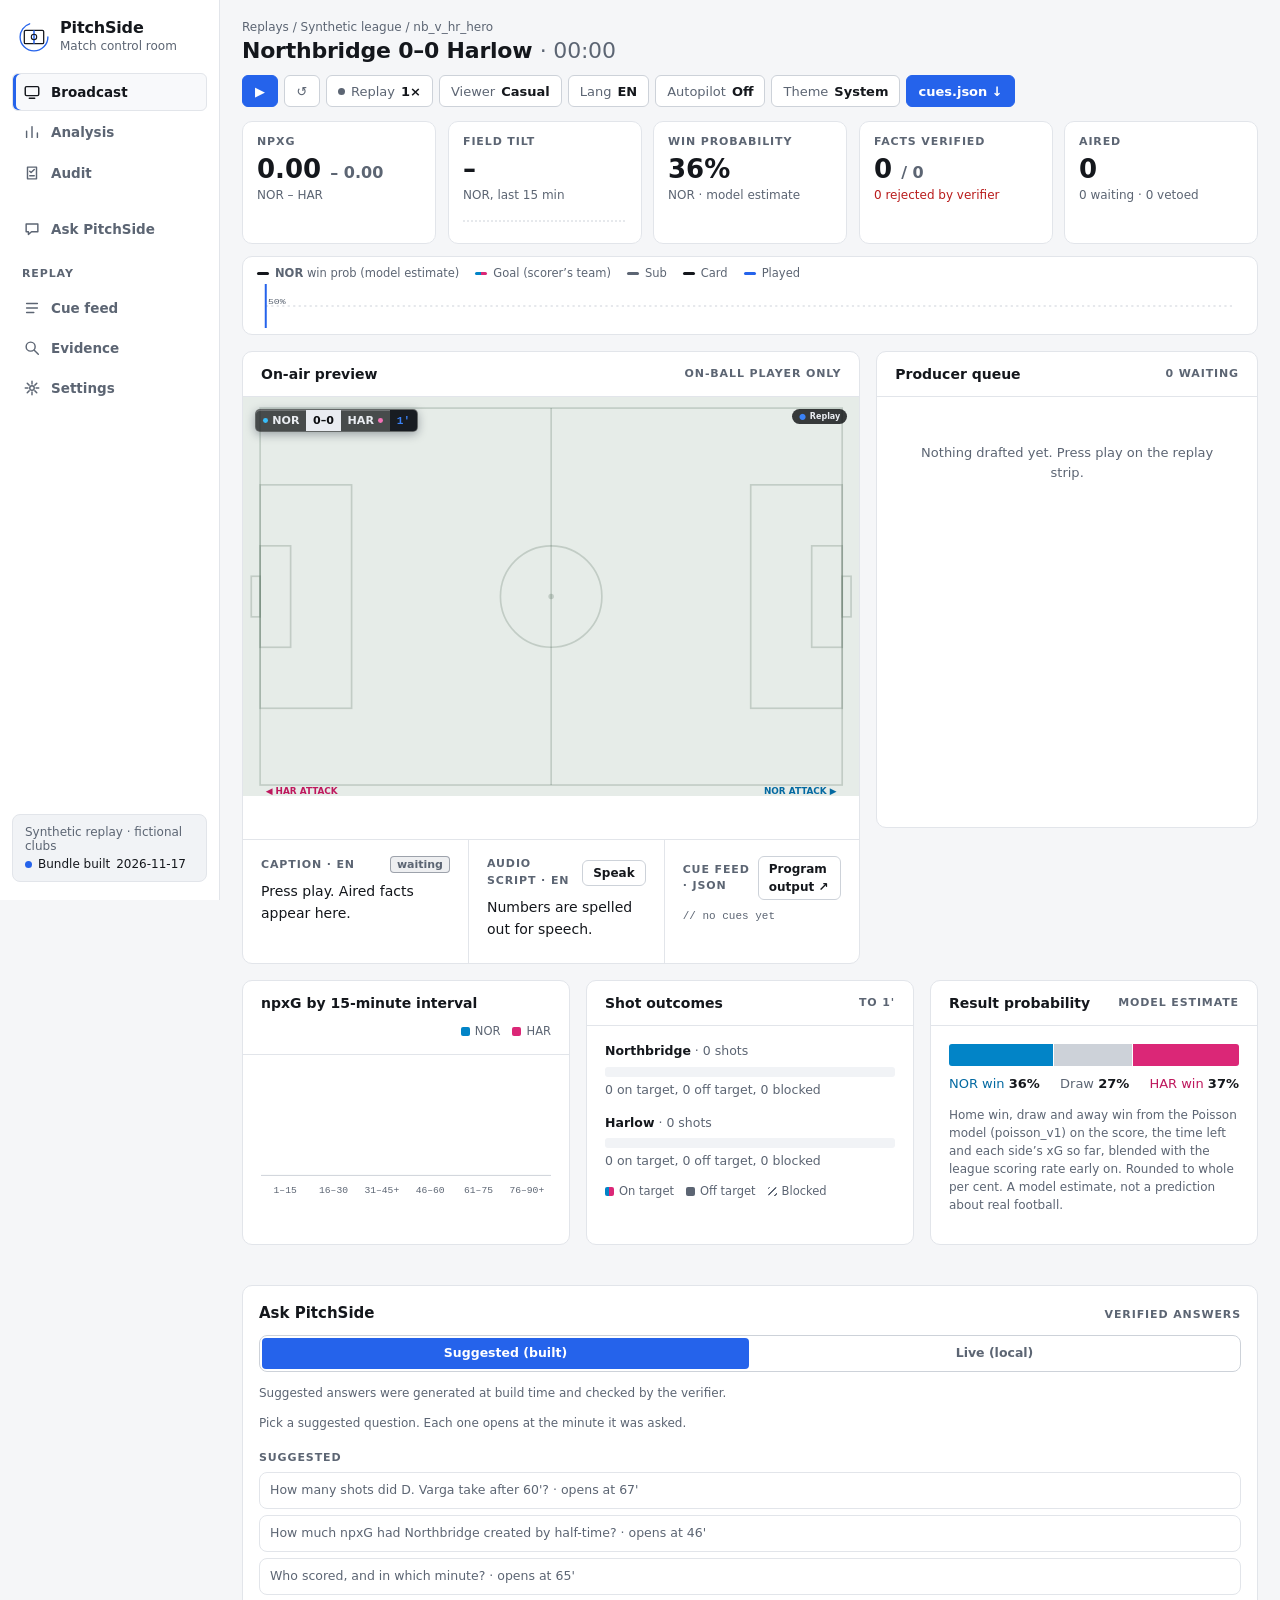
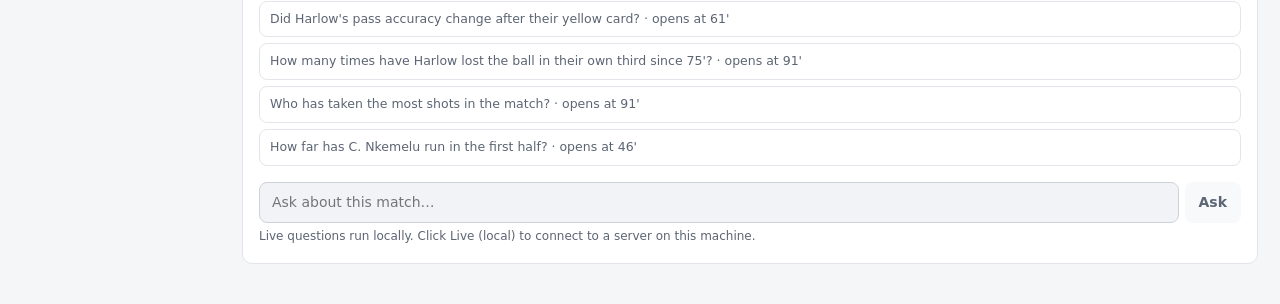
<file: docs/index.html>
<!doctype html>
<html lang="en">
<head>
<meta charset="utf-8">
<meta name="viewport" content="width=device-width,initial-scale=1">
<meta name="color-scheme" content="dark light">
<title>Pitchside · Match control room</title>
<script src="js/theme.js"></script>
<link rel="stylesheet" href="styles.css">
</head>
<body data-mode="casual">
<a class="skip" href="#main">Skip to content</a>
<div class="app">

<!-- ===================== SIDEBAR ===================== -->
<aside class="side" aria-label="Sidebar">
  <div class="brand">
    <svg class="mark" viewBox="0 0 38 38" aria-hidden="true">
      <circle cx="19" cy="19" r="16.5" fill="none" class="mk-a" stroke-width="1.6" stroke-dasharray="72 32" stroke-linecap="round"/>
      <rect x="7.5" y="11" width="23" height="16" rx="1.5" fill="none" class="mk-t" stroke-width="1.5"/>
      <line x1="19" y1="11" x2="19" y2="27" class="mk-a" stroke-width="1.8"/>
      <circle cx="19" cy="19" r="3.2" fill="none" class="mk-t" stroke-width="1.3"/>
    </svg>
    <div class="txt"><b>PitchSide</b><span>Match control room</span></div>
  </div>
  <nav class="views" role="tablist" aria-label="Views" aria-orientation="vertical">
    <button type="button" class="nav" role="tab" aria-selected="true" aria-controls="view-bc" data-view="bc" id="v-bc"><svg viewBox="0 0 20 20" aria-hidden="true"><rect x="2.5" y="4" width="15" height="10" rx="1.5"/><path d="M7 17h6"/></svg><span>Broadcast</span></button>
    <button type="button" class="nav" role="tab" aria-selected="false" aria-controls="view-an" data-view="an" id="v-an"><svg viewBox="0 0 20 20" aria-hidden="true"><path d="M4 16V9M10 16V4M16 16v-5"/></svg><span>Analysis</span></button>
    <button type="button" class="nav" role="tab" aria-selected="false" aria-controls="view-au" data-view="au" id="v-au"><svg viewBox="0 0 20 20" aria-hidden="true"><path d="M5 3.5h10v13H5z"/><path d="M7.5 8l1.5 1.5L12.5 6M7.5 13h5"/></svg><span>Audit</span></button>
  </nav>
  <button type="button" class="nav" id="go-ask" aria-controls="ask"><svg viewBox="0 0 20 20" aria-hidden="true"><path d="M3.5 4.5h13v8.5h-7l-3.5 3v-3h-2.5z"/></svg><span>Ask PitchSide</span></button>
  <div class="grp" role="group" aria-labelledby="grp-replay">
    <h2 class="lbl" id="grp-replay">Replay</h2>
    <button type="button" class="nav" id="go-cues"><svg viewBox="0 0 20 20" aria-hidden="true"><path d="M4 5h12M4 10h12M4 15h8"/></svg><span>Cue feed</span></button>
    <button type="button" class="nav" id="go-ev" aria-haspopup="dialog"><svg viewBox="0 0 20 20" aria-hidden="true"><circle cx="8.5" cy="8.5" r="5"/><path d="M12.5 12.5L17 17"/></svg><span>Evidence</span></button>
    <button type="button" class="nav" id="go-set" aria-haspopup="dialog"><svg viewBox="0 0 20 20" aria-hidden="true"><circle cx="10" cy="10" r="2.5"/><path d="M10 2.5v3M10 14.5v3M2.5 10h3M14.5 10h3M4.7 4.7l2.1 2.1M13.2 13.2l2.1 2.1M4.7 15.3l2.1-2.1M13.2 6.8l2.1-2.1"/></svg><span>Settings</span></button>
  </div>
  <button type="button" class="foot" id="about" aria-haspopup="dialog"><svg viewBox="0 0 20 20" aria-hidden="true"><circle cx="10" cy="10" r="7.5"/><path d="M10 9v5M10 6.2v.1"/></svg><span class="txt">Synthetic replay · fictional clubs <span class="sr-only">(about this replay)</span></span><span class="built"><i aria-hidden="true"></i><span class="txt">Bundle built </span><time id="built"></time></span></button>
</aside>

<div class="main" id="main" tabindex="-1">

<!-- ===================== HEADER ===================== -->
<header class="top">
  <div class="title">
    <div class="crumb">Replays / Synthetic league / <span id="match-id"></span></div>
    <h1 class="num"><span class="tm"><span id="home-name">HOME</span><b class="ab" id="home-ab"></b></span> <span id="score" aria-live="polite">0–0</span> <span class="tm"><span id="away-name">AWAY</span><b class="ab" id="away-ab"></b></span> <span class="ck">· <span id="clock">00:00</span></span></h1>
  </div>
  <div class="pills" role="toolbar" aria-label="Replay controls">
    <button type="button" class="pill go" id="play" aria-label="Play">▶</button>
    <button type="button" class="pill" id="restart" aria-label="Restart">↺</button>
    <button type="button" class="pill" id="speed" data-speed="1"><i class="dot" aria-hidden="true"></i>Replay <b>1×</b></button>
    <button type="button" class="pill" id="depth">Viewer <b>Casual</b></button>
    <button type="button" class="pill" id="lang">Lang <b>EN</b></button>
    <button type="button" class="pill" id="auto" aria-pressed="false">Autopilot <b>Off</b></button>
    <button type="button" class="pill" id="theme" title="Theme: follow the system, or force light or dark">Theme <b id="theme-v">System</b></button>
    <a class="pill acc" id="dl" href="data/cues.json" download="cues.json">cues.json ↓</a>
  </div>
</header>

<!-- ===================== KPI ROW ===================== -->
<section class="kpis num" aria-label="Match indicators up to the replay clock">
  <div class="kpi" id="kpi-npxg" title="Non-penalty expected goals, a model estimate. The simulator awards no penalties, so on this match npxG equals xG.">
    <h3 class="lbl">npxG</h3><p class="v"><b id="k-npxg-h">0.00</b> <span id="k-npxg-a">– 0.00</span></p><p class="s" id="k-npxg-s">HOME – AWAY</p><svg class="spark" id="sp-npxg" viewBox="0 0 100 28" preserveAspectRatio="none" aria-hidden="true"></svg></div>
  <div class="kpi" id="kpi-tilt" title="Field tilt: the team's share of both teams' passes that start in the final third it attacks, over a trailing window.">
    <h3 class="lbl">Field tilt</h3><p class="v"><b id="k-tilt">–</b></p><p class="s" id="k-tilt-s"></p><svg class="spark" id="sp-tilt" viewBox="0 0 100 28" preserveAspectRatio="none" aria-hidden="true"></svg></div>
  <div class="kpi" id="kpi-wp" title="Win probability from a simple Poisson model: a model estimate, not a prediction about real football.">
    <h3 class="lbl">Win probability</h3><p class="v"><b id="k-wp">–</b></p><p class="s" id="k-wp-s">model estimate</p><svg class="spark" id="sp-wp" viewBox="0 0 100 28" preserveAspectRatio="none" aria-hidden="true"></svg></div>
  <div class="kpi" id="kpi-ver" title="Drafted facts that passed the verifier (verified or corrected), out of all drafted so far.">
    <h3 class="lbl">Facts verified</h3><p class="v"><b id="k-ver">0</b> <span id="k-ver-n">/ 0</span></p><p class="s c-rejected" id="k-ver-s">0 rejected by verifier</p><svg class="spark" id="sp-ver" viewBox="0 0 100 28" preserveAspectRatio="none" aria-hidden="true"></svg></div>
  <div class="kpi" id="kpi-air" title="Facts aired in this replay session; depends on your decisions and the autopilot. Vetoed counts vetoes and producer rejections.">
    <h3 class="lbl">Aired</h3><p class="v"><b id="k-air">0</b></p><p class="s" id="k-air-s">0 waiting · 0 vetoed</p><svg class="spark" id="sp-air" viewBox="0 0 100 28" preserveAspectRatio="none" aria-hidden="true"></svg></div>
</section>

<!-- ===================== TIMELINE ===================== -->
<div class="tl panel" role="region" aria-label="Match timeline">
  <div class="legend"><span><i style="background:var(--text)"></i><b id="wp-name">Home</b> win prob (model estimate)</span><span><i style="background:linear-gradient(90deg,var(--home) 50%,var(--away) 50%)"></i>Goal (scorer&rsquo;s team)</span><span><i style="background:var(--muted)"></i>Sub</span><span><i style="background:var(--text)"></i>Card</span><span><i style="background:var(--accent)"></i>Played</span></div>
  <svg id="ribbon" viewBox="0 0 900 52" preserveAspectRatio="none" role="img" aria-label="Match timeline: home win probability (model estimate), goals, substitutions and cards"></svg>
</div>

<div id="load-error" class="err" role="alert" hidden></div>

<!-- ===================== 01 BROADCAST ===================== -->
<section class="view" id="view-bc" role="tabpanel" aria-labelledby="v-bc">
 <div class="bc">
  <div class="panel">
    <div class="ph">
      <h2>On-air preview</h2>
      <span class="sp lbl">On-ball player only</span>
    </div>
    <div class="stage">
      <svg id="pitch" viewBox="-2 -2 109 72" role="img" aria-label="Pitch with the latest events at their simulated locations. Only the player on the ball has a position, so other players are not drawn."></svg>
      <div class="bug" aria-hidden="true"><span><i style="background:var(--air-home)"></i><b id="bug-h"></b></span><span class="s num" id="bug-s">0–0</span><span><b id="bug-a"></b><i style="background:var(--air-away)"></i></span><span class="m" id="bug-m">0'</span></div>
      <div class="live" aria-hidden="true"><b>●</b> Replay</div>
      <div class="lt" id="lt" aria-live="polite">
        <div class="k" id="lt-k">Verified</div>
        <div class="b"><p id="lt-t"></p></div>
        <div class="f"><span id="lt-f"></span><button id="lt-why" type="button">Why?</button></div>
        <div class="rule"></div>
      </div>
      <div class="flash" id="flash"></div>
    </div>
    <ol class="feed" id="feed" aria-label="Latest events"></ol>
    <div class="out">
      <section aria-labelledby="cap-h"><h3><span class="lbl" id="cap-h">Caption · EN</span><span class="tag c-muted" id="cap-b">waiting</span></h3><p id="cap-t">Press play. Aired facts appear here.</p></section>
      <section aria-labelledby="aud-h"><h3><span class="lbl" id="aud-h">Audio script · EN</span><button type="button" class="btn xs" id="speak" hidden>Speak</button></h3><p id="aud-t">Numbers are spelled out for speech.</p><p class="note" id="aud-n"></p></section>
      <section aria-labelledby="cue-h" id="cues" tabindex="-1"><h3><span class="lbl" id="cue-h">Cue feed · JSON</span><span class="sp"><a class="btn xs" id="prog" href="overlay.html" target="_blank" rel="noopener" title="Open the transparent 1920x1080 program output (score bug and graphics) in a new tab; it follows this control room">Program output ↗</a></span></h3><pre id="cue-j">// no cues yet</pre></section>
    </div>
  </div>

  <div class="panel">
    <div class="ph"><h2>Producer queue</h2><span class="sp lbl" id="qhead" role="status" aria-live="polite" aria-atomic="true"><b>0</b> waiting</span></div>
    <div class="queue" role="region" aria-label="Drafted facts"><div class="rows" id="rows"></div></div>
  </div>
 </div>
 <div class="stats">
  <div class="panel"><div class="ph"><h2>npxG by 15-minute interval</h2><span class="sp key" id="st-key-bc"></span></div>
    <div class="pad"><svg id="st-int-bc" class="stint" viewBox="0 0 300 132" role="img" aria-label="npxG by 15-minute interval"></svg></div></div>
  <div class="panel"><div class="ph"><h2>Shot outcomes</h2><span class="sp lbl" id="st-so-t-bc">to 1'</span></div>
    <div class="pad"><div id="st-so-bc"></div><div class="key" id="st-so-k-bc"></div></div></div>
  <div class="panel"><div class="ph"><h2>Result probability</h2><span class="sp lbl">Model estimate</span></div>
    <div class="pad"><div id="st-rp-bc"></div><p class="note">Home win, draw and away win from the Poisson model (poisson_v1) on the score, the time left and each side&rsquo;s xG so far, blended with the league scoring rate early on. Rounded to whole per cent. A model estimate, not a prediction about real football.</p></div></div>
 </div>
</section>

<!-- ===================== 02 ANALYSIS ===================== -->
<section class="view" id="view-an" role="tabpanel" aria-labelledby="v-an" hidden>
 <div class="an">
  <div class="panel wide"><div class="ph"><h2>xG race</h2><span class="sp lbl">Cumulative expected goals · model · per minute</span></div>
    <div class="pad"><svg id="xgrace" viewBox="0 0 820 230" role="img" aria-label="Cumulative xG for both teams up to the replay clock"></svg></div></div>
  <div class="panel"><div class="ph"><h2>Shot map</h2><span class="sp lbl">Size = xG · filled = goal</span></div>
    <div class="pad"><svg id="shotmap" viewBox="-2 -2 109 72" role="img" aria-label="Shot locations up to the replay clock"></svg><div class="note" id="shot-note"></div></div></div>
  <div class="panel"><div class="ph"><h2>Team comparison</h2><span class="sp lbl" id="cmp-t">to 0'</span></div>
    <div class="pad"><div class="cmp" id="cmp"></div><div class="note">Counts and xG come from the synthetic event log; win probability is a model estimate.</div></div></div>
  <div class="wide"><div class="stats">
    <div class="panel"><div class="ph"><h2>npxG by 15-minute interval</h2><span class="sp key" id="st-key-an"></span></div>
      <div class="pad"><svg id="st-int-an" class="stint" viewBox="0 0 300 132" role="img" aria-label="npxG by 15-minute interval"></svg></div></div>
    <div class="panel"><div class="ph"><h2>Shot outcomes</h2><span class="sp lbl" id="st-so-t-an">to 1'</span></div>
      <div class="pad"><div id="st-so-an"></div><div class="key" id="st-so-k-an"></div></div></div>
    <div class="panel"><div class="ph"><h2>Result probability</h2><span class="sp lbl">Model estimate</span></div>
      <div class="pad"><div id="st-rp-an"></div><p class="note">Home win, draw and away win from the Poisson model (poisson_v1) on the score, the time left and each side&rsquo;s xG so far, blended with the league scoring rate early on. Rounded to whole per cent. A model estimate, not a prediction about real football.</p></div></div>
   </div></div>
  <div class="panel wide"><div class="ph"><h2>Attack lanes</h2><span class="sp lbl long" id="lanes-t">Trailing window · Beta-Binomial hedge, Wilson for comparison</span></div>
    <div class="pad lanes2"><div id="lanes-h"></div><div id="lanes-a"></div></div></div>
  <div class="panel wide"><div class="ph"><h2>Threat map</h2><span class="sp lbl">Expected threat (xT) · model · top 5 gains so far</span></div>
    <div class="pad"><div class="lanes2"><div id="xt-h"></div><div id="xt-a"></div></div>
    <div class="note">Shading: how likely a team holding the ball in each cell is to score before losing it (xT, a model fitted on StatsBomb Open Data from men&rsquo;s international tournaments). It ignores defenders. Numbered marks: the team&rsquo;s completed passes and carries that added the most xT so far, each team drawn attacking left to right.</div></div></div>
  <div class="panel wide"><div class="ph"><h2>Pass network</h2><span class="sp lbl" id="net-t">This half · every 5 minutes</span></div>
    <div class="pad"><div class="lanes2"><div id="net-h"></div><div id="net-a"></div></div>
    <div class="note">Who passed to whom in the current half, from the event log. The receiver is not recorded, so it is taken to be the next player of the same team on the ball. Circle size: passes made plus received; line width: passes between the two; colour: groups that pass mostly among themselves (modularity split); outlined ring: the most central player (highest betweenness, the share of shortest passing routes between team-mates that run through them). Each team is drawn attacking left to right.</div></div></div>
 </div>
</section>

<!-- ===================== 03 AUDIT ===================== -->
<section class="view" id="view-au" role="tabpanel" aria-labelledby="v-au" hidden>
 <div class="au">
  <div class="panel">
    <div class="ph"><h2>Metrics</h2><span class="sp lbl">Live counts this replay</span></div>
    <div class="flow num" id="flow"></div>
    <div class="build" id="build"></div>
    <div class="ph"><h2>Verifier results</h2><span class="sp lbl">Six deterministic checks per draft</span></div>
    <div class="tblwrap"><table id="vt"><caption class="sr-only">Verifier check results for each drafted fact</caption>
      <thead><tr><th>Time</th><th>Fact</th><th>Claim</th><th>Agent trace</th><th title="recompute">RC</th><th title="evidence_exists">EV</th><th title="entities">EN</th><th title="numbers_match">NM</th><th title="intent_stripped">IN</th><th title="sample_size">SS</th><th title="meaning_matches: the Reader read the sentence back as the claim">MM</th><th>Result</th><th>Outcome</th></tr></thead><tbody></tbody></table></div>
    <div class="ph"><h2>Routing rules</h2></div>
    <div class="tblwrap"><table class="tiers"><caption class="sr-only">Risk tiers</caption><tbody>
      <tr><td><span class="tag c-verified">T0</span></td><td>Plain event-log facts: goal, substitution, card</td><td>Airs at once</td></tr>
      <tr><td><span class="tag c-verified">T1</span></td><td>Verified, no corrections, impact under 0.10, hedge suggests or clear</td><td id="rule-t1">Airs after a veto window</td></tr>
      <tr><td><span class="tag c-corrected">T2</span></td><td>Corrected, impact 0.10 or more, names a player negatively, or hedge early</td><td id="rule-t2">Producer approves before expiry or it is dropped</td></tr>
      <tr><td><span class="tag c-rejected">REJ</span></td><td>Fails recompute, evidence or entity checks</td><td>Never reaches the router</td></tr>
    </tbody></table></div>
    <div class="ph"><h2>Ask runs</h2><span class="sp lbl">Build time · Analyst agent, checked by code</span></div>
    <div class="tblwrap"><table id="askt"><caption class="sr-only">Each suggested question's build-time attempts and the checks on them</caption>
      <thead><tr><th>Asked at</th><th>Question</th><th>Attempts and checks</th><th>Result</th></tr></thead><tbody></tbody></table></div>
    <p class="note" style="padding:0 16px 12px">Veto and expiry timers count real seconds and pause with the replay, so a producer can react at any replay speed.</p>
  </div>
  <div class="panel"><div class="ph"><h2>Decision log</h2><span class="sp lbl">Newest first</span></div><ul class="log" id="log"></ul></div>
 </div>
</section>

</div>

<!-- ===================== ASK PITCHSIDE (R5) ===================== -->
<aside class="ask" id="ask" aria-labelledby="ask-h" tabindex="-1">
  <div class="ask-top"><h2 id="ask-h">Ask PitchSide</h2><span class="lbl">Verified answers</span></div>
  <div class="seg" role="group" aria-label="Answer source">
    <button type="button" aria-pressed="true" id="ask-built">Suggested (built)</button>
    <button type="button" aria-pressed="false" id="ask-live" aria-describedby="ask-hint">Live (local)</button>
  </div>
  <p class="note live-on" id="ask-status" hidden></p>
  <div id="ask-built-part">
    <p class="note">Suggested answers were generated at build time and checked by the verifier.</p>
  </div>
  <div class="thread" id="ask-thread" aria-live="polite"></div>
  <div class="thread" id="ask-live-thread" aria-live="polite" hidden></div>
  <div class="sqs-wrap" id="ask-qs-part">
    <h3 class="lbl">Suggested</h3>
    <div class="sqs" id="ask-qs"></div>
  </div>
  <form class="ask-in" id="ask-form">
    <label class="sr-only" for="ask-text">Ask about this match</label>
    <div class="ask-row">
      <input type="text" id="ask-text" placeholder="Ask about this match…" autocomplete="off" disabled aria-describedby="ask-hint">
      <button type="submit" id="ask-send" disabled>Ask</button>
    </div>
    <p class="note" id="ask-hint" aria-live="polite">Live questions run locally. Click Live (local) to connect to a server on this machine.</p>
  </form>
</aside>
</div>

<dialog id="setdlg" aria-labelledby="set-t">
  <div class="ph"><h2 id="set-t">Settings</h2><button type="button" class="btn xs sp" id="set-x">Close</button></div>
  <div class="body">
    <label class="ctl"><span class="lbl">Follow</span>
      <select id="follow"><option value="">Whole match</option></select></label>
    <p class="note">Following a player keeps their facts in the queue and outlines their shots and moves.</p>
    <h3 class="lbl">Keyboard</h3>
    <p class="keys"><kbd>Space</kbd> play/pause · <kbd>A</kbd> approve · <kbd>R</kbd> reject · <kbd>V</kbd> veto (oldest waiting fact) · <kbd>1</kbd>–<kbd>3</kbd> views</p>
  </div>
</dialog>
<dialog id="aboutdlg" aria-labelledby="ab-t">
  <div class="ph"><h2 id="ab-t">About this replay</h2><button type="button" class="btn xs sp" id="ab-x">Close</button></div>
  <div class="body"><ul class="facts">
    <li><b>Synthetic data.</b> Clubs, players and events come from a seeded simulator. No real match data.</li>
    <li><b>Replay, not live.</b> The page replays a pre-built bundle. It makes no network calls of its own; clicking Ask PitchSide&rsquo;s Live (local) tab is the one exception, and that reaches only a server on your own machine.</li>
    <li><b>Ask PitchSide's suggested answers were built at build time</b> by a third agent, the Analyst, and checked by code: every number, name, time window and cited event. An answer that fails is replaced by a refusal. The page never calls a model; typed questions go only to a server you run on your own machine (<code>scripts/ask_server.py</code>), and only after you click Live (local).</li>
    <li><b>Drafts come from an agent on Microsoft Foundry, run at build time.</b> A deterministic verifier checks every claim before it can air. The replay never calls a model. Six drafts with planted errors come from a rule-based drafter, as test cases for the verifier.</li>
    <li><b>Spanish</b> comes from templates and a glossary and has not been reviewed by a native speaker.</li>
    <li><b>Win probability</b> is a simple Poisson model with stated assumptions, not a prediction about real football.</li>
  </ul></div>
</dialog>
<dialog id="drawer" aria-labelledby="dr-t">
  <div class="ph"><h2 id="dr-t">Evidence</h2><button type="button" class="btn xs sp" id="dr-x">Close</button></div>
  <div class="body" id="dr-b"></div>
</dialog>

<script type="module" src="js/main.js"></script>
</body>
</html>
</file>
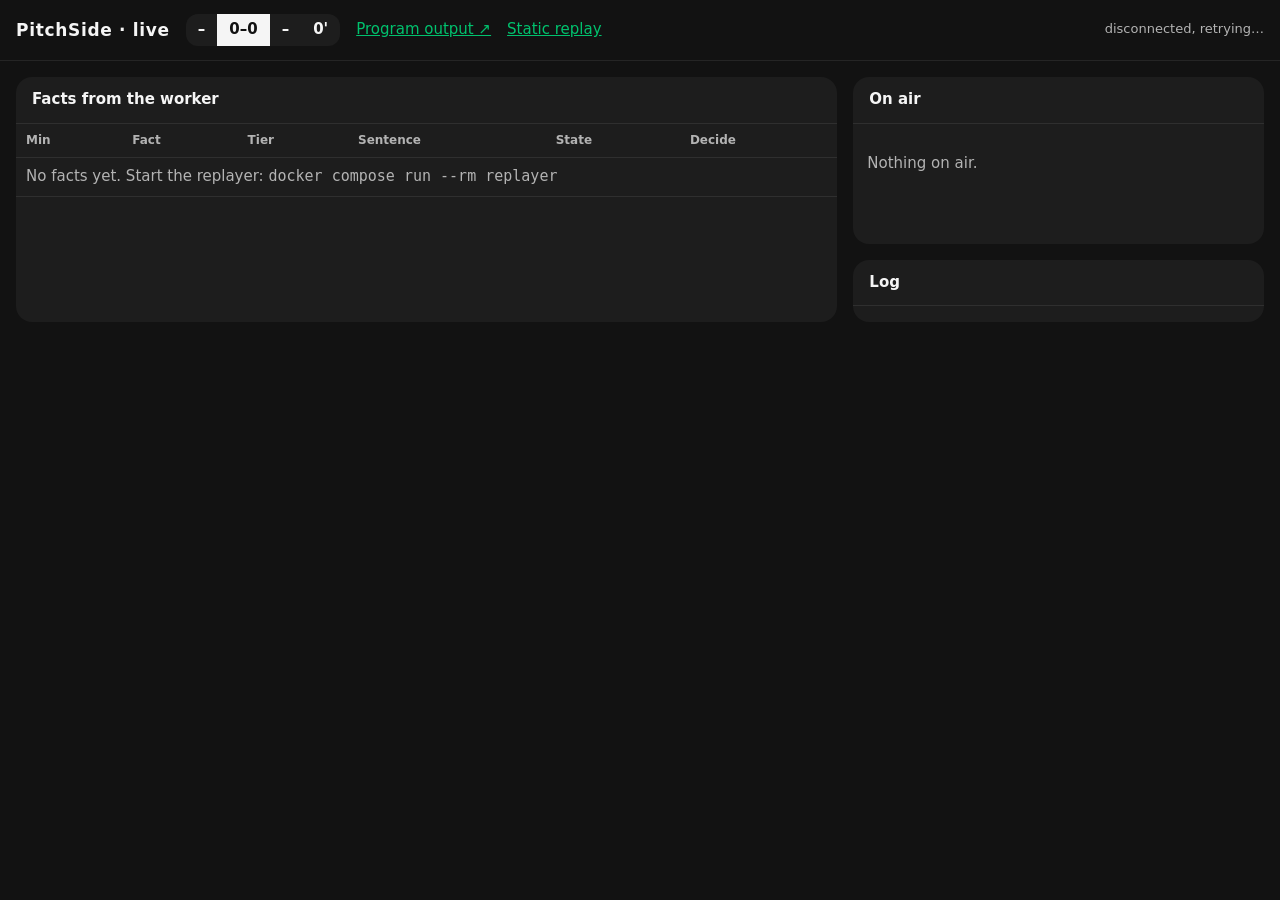
<file: live/static/index.html>
<!doctype html>
<html lang="en">
<head>
<meta charset="utf-8">
<meta name="viewport" content="width=device-width, initial-scale=1">
<title>PitchSide live</title>
<!-- Live control room (P14), served by live/api.py with the docker compose stack. Not part of the
     static site in docs/. Synthetic match; no crests, logos or broadcaster branding. -->
<style>
  :root { --bg: #121212; --panel: #1d1d1d; --panel2: #262626; --line: rgba(255,255,255,.08); --ink: #f5f5f5; --muted: #b3b3b3;
    --green: #00c26e; --amber: #f5a524; --red: #ff5a5f; --cyan: #2dd4bf; --pink: #ff5a5f;
    --font: "Segoe UI", system-ui, -apple-system, Roboto, Arial, sans-serif; }
  * { box-sizing: border-box; }
  body { margin: 0; background: var(--bg); color: var(--ink); font: 15px/1.45 var(--font); }
  header { display: flex; flex-wrap: wrap; gap: 16px; align-items: center; padding: 14px 16px; border-bottom: 1px solid var(--line); }
  h1 { margin: 0; font-size: 17px; letter-spacing: .04em; }
  .bug { display: flex; gap: 0; font-weight: 700; font-variant-numeric: tabular-nums; }
  .bug { border-radius: 12px; overflow: hidden; }
  .bug span { padding: 5px 12px; background: var(--panel); }
  .bug .s { background: var(--ink); color: var(--bg); }
  #conn { margin-left: auto; font-size: 13px; color: var(--muted); }
  #conn.on { color: var(--green); }
  a { color: var(--green); }
  main { display: grid; grid-template-columns: minmax(0, 2fr) minmax(280px, 1fr); gap: 16px; padding: 16px; }
  @media (max-width: 860px) { main { grid-template-columns: 1fr; } }
  section { background: var(--panel); border-radius: 16px; min-width: 0; overflow: hidden; }
  h2 { margin: 0; padding: 12px 16px; font-size: 15px; color: var(--ink); border-bottom: 1px solid var(--line); }
  table { width: 100%; border-collapse: collapse; }
  td, th { padding: 8px 10px; border-bottom: 1px solid var(--line); text-align: left; vertical-align: top; }
  th { font-size: 12px; color: var(--muted); font-weight: 600; }
  .tier { font-weight: 700; } .muted { color: var(--muted); }
  .st-aired { color: var(--green); } .st-wait { color: var(--amber); } .st-no { color: var(--red); }
  button { font: inherit; padding: 4px 10px; margin: 2px 4px 2px 0; border-radius: 99px; border: 0; background: var(--panel2); color: var(--ink); cursor: pointer; }
  button:hover { background: #303030; }
  button:focus-visible { outline: 2px solid var(--green); outline-offset: 1px; }
  #onair { padding: 14px; min-height: 120px; }
  #onair .card { padding: 12px 14px; border-left: 4px solid var(--green); border-radius: 12px; background: var(--panel2); }
  #log { list-style: none; margin: 0; padding: 8px 14px; max-height: 360px; overflow: auto; font-size: 13px; }
  #log li { padding: 3px 0; border-bottom: 1px dashed var(--line); }
  .tblwrap { overflow-x: auto; }
  .sr-only { position: absolute; width: 1px; height: 1px; overflow: hidden; clip: rect(0 0 0 0); }
</style>
</head>
<body>
<header>
  <h1>PitchSide · live</h1>
  <div class="bug" aria-label="Score"><span id="home">–</span><span class="s" id="score">0–0</span><span id="away">–</span><span id="minute">0'</span></div>
  <a href="/docs/overlay.html" target="_blank" rel="noopener">Program output ↗</a>
  <a href="/docs/">Static replay</a>
  <span id="conn" role="status">connecting…</span>
</header>
<main>
  <section aria-labelledby="facts-h">
    <h2 id="facts-h">Facts from the worker</h2>
    <div class="tblwrap"><table>
      <caption class="sr-only">Facts in arrival order, newest first, with their routing state and the decisions open to the producer</caption>
      <thead><tr><th>Min</th><th>Fact</th><th>Tier</th><th>Sentence</th><th>State</th><th>Decide</th></tr></thead>
      <tbody id="rows"><tr><td colspan="6" class="muted">No facts yet. Start the replayer: <code>docker compose run --rm replayer</code></td></tr></tbody>
    </table></div>
  </section>
  <div>
    <section aria-labelledby="onair-h"><h2 id="onair-h">On air</h2><div id="onair" aria-live="polite"><p class="muted">Nothing on air.</p></div></section>
    <section aria-labelledby="log-h" style="margin-top:16px"><h2 id="log-h">Log</h2><ol id="log"></ol></section>
  </div>
</main>
<script type="module" src="live.js"></script>
</body>
</html>
</file>
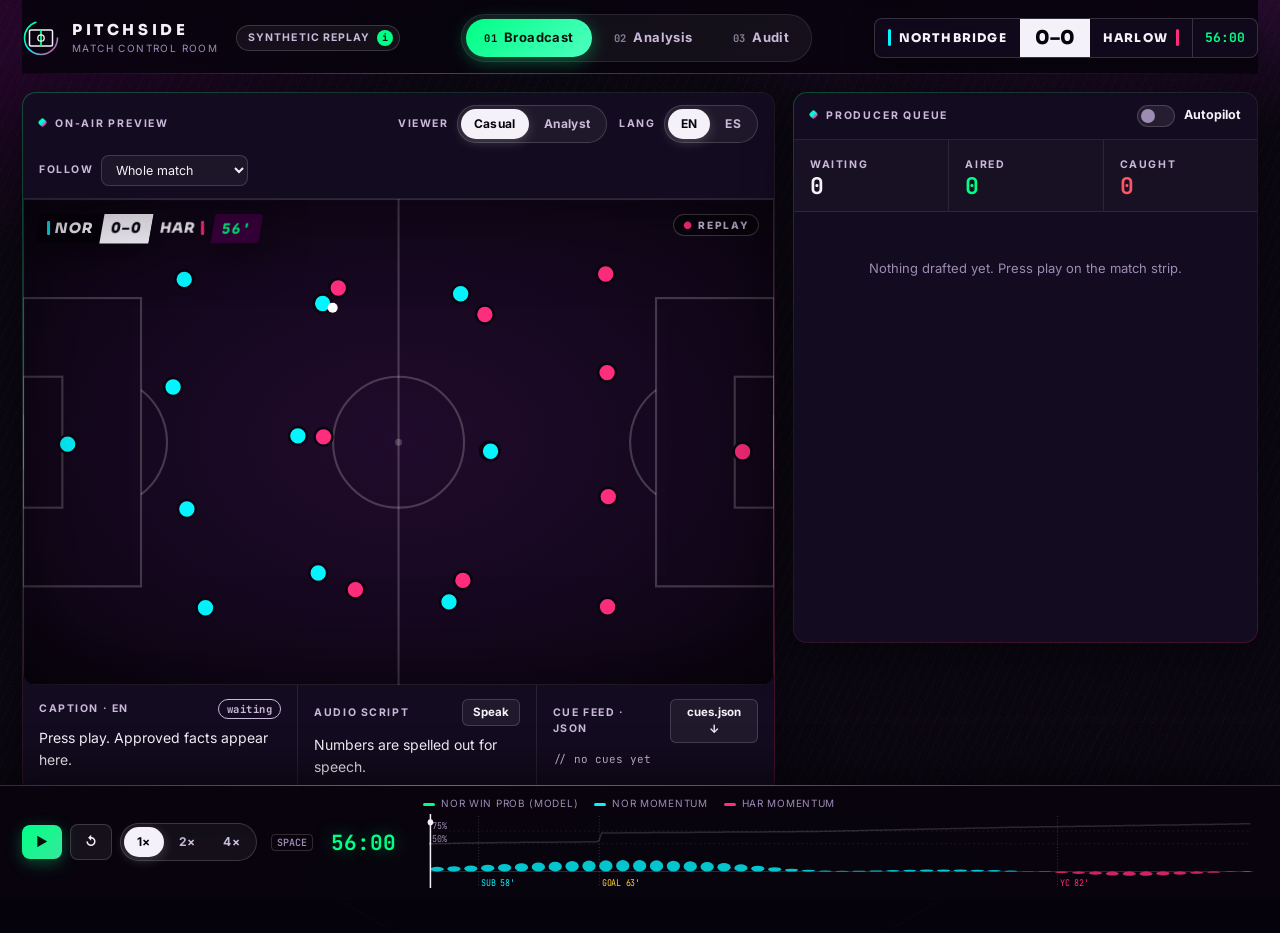
<file: design/prototype.html>
<!doctype html>
<html lang="en">
<head>
<meta charset="utf-8">
<meta name="viewport" content="width=device-width,initial-scale=1">
<meta name="color-scheme" content="dark">
<title>Pitchside · Match control room</title>
<link rel="preconnect" href="https://fonts.googleapis.com">
<link rel="preconnect" href="https://fonts.gstatic.com" crossorigin>
<link href="https://fonts.googleapis.com/css2?family=Sora:wght@400;600;700;800&family=Inter:wght@400;500;600;700;800&family=JetBrains+Mono:wght@400;600;700&display=swap" rel="stylesheet">
<style>
:root{
  --bg:#07030d; --bg2:#0c0614;
  --panel:rgba(19,11,31,.78); --panel-solid:#130b1f; --panel2:rgba(255,255,255,.045);
  --line:rgba(255,255,255,.09); --line2:rgba(255,255,255,.16);
  --text:#f5f1f9; --muted:#c9bad9; --dim:#9d8cb4;
  --purple:#38003c; --purple2:#6a0f78; --purple3:#a86bd4;
  --green:#00ff85; --pink:#ff2d7e; --cyan:#04f5ff; --amber:#ffd23f; --red:#ff5464;
  --nor:#04f5ff; --har:#ff2d7e;
  --grad:linear-gradient(90deg,var(--green),var(--cyan) 45%,var(--pink));
  --disp:"Sora",Inter,system-ui,sans-serif;
  --body:Inter,"Segoe UI Variable","Segoe UI",system-ui,-apple-system,sans-serif;
  --mono:"JetBrains Mono",ui-monospace,"SF Mono",Menlo,Consolas,monospace;
  --r:14px; --r-sm:9px;
  --ease:cubic-bezier(.22,.9,.28,1);
}
body[data-mode="analyst"]{--r:9px;--r-sm:6px}
*{box-sizing:border-box}
html{scroll-behavior:smooth}
html,body{margin:0}
body{background:var(--bg);color:var(--text);font:14px/1.5 var(--body);-webkit-font-smoothing:antialiased;min-height:100vh;overflow-x:hidden;
  background-image:
    radial-gradient(1100px 420px at 88% -140px,rgba(122,22,138,.5),transparent 65%),
    radial-gradient(800px 340px at -8% 2%,rgba(56,0,60,.65),transparent 70%),
    radial-gradient(900px 500px at 50% 115%,rgba(0,255,133,.06),transparent 60%);
  background-attachment:fixed}
body::before{content:"";position:fixed;inset:0;pointer-events:none;z-index:0;
  background:
    repeating-linear-gradient(115deg,rgba(255,255,255,.016) 0 1px,transparent 1px 9px),
    url("data:image/svg+xml,%3Csvg xmlns='http://www.w3.org/2000/svg' width='140' height='140'%3E%3Cfilter id='n'%3E%3CfeTurbulence type='fractalNoise' baseFrequency='.9' numOctaves='2'/%3E%3C/filter%3E%3Crect width='140' height='140' filter='url(%23n)' opacity='.05'/%3E%3C/svg%3E")}
/* faint centre-circle watermark, football hint without any logo */
body::after{content:"";position:fixed;top:50%;left:50%;width:120vmin;height:120vmin;transform:translate(-50%,-50%);
  border:1px solid rgba(255,255,255,.028);border-radius:50%;pointer-events:none;z-index:0}
button,select{font:inherit;color:inherit}
:focus-visible{outline:2px solid var(--green);outline-offset:2px;border-radius:4px}
::selection{background:rgba(0,255,133,.28)}
.num{font-variant-numeric:tabular-nums}
.lbl{font-size:10.5px;letter-spacing:.15em;text-transform:uppercase;color:var(--muted);font-weight:700}
.sr-only{position:absolute;width:1px;height:1px;padding:0;margin:-1px;overflow:hidden;clip:rect(0 0 0 0);white-space:nowrap;border:0}
.wrap{max-width:1460px;margin:0 auto;padding:0 22px 140px;position:relative;z-index:1}

.skip{position:fixed;top:-60px;left:16px;z-index:99;background:var(--green);color:#04140b;font-weight:800;padding:10px 18px;border-radius:8px;transition:top .2s var(--ease);text-decoration:none}
.skip:focus{top:14px}

/* ---------- top bar ---------- */
.top{position:sticky;top:0;z-index:20;display:grid;grid-template-columns:auto 1fr auto;gap:14px 28px;align-items:center;padding:14px 0 12px;
  background:linear-gradient(180deg,rgba(7,3,13,.92),rgba(7,3,13,.78));backdrop-filter:blur(14px);-webkit-backdrop-filter:blur(14px)}
.top::after{content:"";position:absolute;left:-22px;right:-22px;bottom:0;height:1px;background:linear-gradient(90deg,transparent,rgba(0,255,133,.4),rgba(255,45,126,.35),transparent)}
.brand{display:flex;align-items:center;gap:12px}
.brand .mark{width:38px;height:38px;flex:none}
.brand .mark circle{transform-origin:center;animation:markspin 14s linear infinite}
@keyframes markspin{to{transform:rotate(360deg)}}
.brand b{display:block;font:800 15px var(--disp);letter-spacing:.24em}
.brand span{display:block;font-size:10px;letter-spacing:.14em;color:var(--dim);text-transform:uppercase;margin-top:2px}
nav.views{display:flex;gap:4px;justify-self:center;background:rgba(255,255,255,.05);border:1px solid var(--line);border-radius:99px;padding:4px}
nav.views button{background:none;border:0;padding:9px 18px;cursor:pointer;color:var(--muted);font-weight:700;font-size:13px;letter-spacing:.03em;border-radius:99px;transition:color .25s var(--ease),background .25s var(--ease),box-shadow .25s var(--ease)}
nav.views button i{font-style:normal;font-family:var(--mono);font-size:10.5px;margin-right:7px;opacity:.65}
nav.views button:hover{color:var(--text)}
nav.views button[aria-selected="true"]{color:#07130c;background:linear-gradient(135deg,var(--green),#4dffc0);box-shadow:0 4px 18px rgba(0,255,133,.35)}
nav.views button[aria-selected="true"] i{opacity:1}
.match{display:flex;align-items:stretch;border-radius:8px;overflow:hidden;background:var(--panel);border:1px solid var(--line2);box-shadow:0 8px 28px rgba(0,0,0,.45)}
.match .tm{display:flex;align-items:center;gap:8px;padding:7px 13px;font:800 12px var(--disp);letter-spacing:.1em}
.match .tm i{width:3px;height:17px;border-radius:2px}
.match .sc{display:flex;align-items:center;padding:7px 15px;background:var(--text);color:var(--bg);font:800 19px var(--disp)}
.match .sc.pop{animation:pop .7s var(--ease)}
@keyframes pop{35%{transform:scale(1.22);background:var(--green)}}
.match .ab{display:none}
.match .ck{display:flex;align-items:center;padding:7px 12px;border-left:1px solid var(--line2);font:700 13px var(--mono);color:var(--green)}
.about{margin-left:6px;display:inline-flex;align-items:center;gap:7px;background:rgba(255,255,255,.05);border:1px solid var(--line2);border-radius:99px;padding:4px 6px 4px 11px;font:700 10.5px var(--body);letter-spacing:.1em;text-transform:uppercase;color:var(--muted);cursor:pointer}
.about:hover{border-color:var(--green);color:var(--text)}
.about i{font:700 10px var(--mono);font-style:normal;width:16px;height:16px;border-radius:50%;display:grid;place-items:center;background:var(--green);color:#03130a;text-transform:none;letter-spacing:0}
.facts{margin:0;padding-left:18px;display:grid;gap:10px;color:var(--muted)}
.facts b{color:var(--text)}
.honest{display:flex;flex-wrap:wrap;gap:6px 10px;padding:12px 0 0;font-size:11.5px;color:var(--dim);letter-spacing:.03em}
.honest span{border:1px solid var(--line);background:rgba(255,255,255,.03);padding:4px 11px;border-radius:99px;transition:border-color .25s}
.honest span:hover{border-color:rgba(0,255,133,.4)}
.honest b{color:var(--muted);font-weight:700}

/* ---------- shared ---------- */
.view[hidden]{display:none!important}
.view{animation:viewIn .55s var(--ease)}
@keyframes viewIn{from{opacity:0;transform:translateY(18px)}}
.panel{background:linear-gradient(var(--panel-solid),var(--panel-solid)) padding-box,linear-gradient(150deg,rgba(0,255,133,.28),rgba(255,255,255,.07) 38%,rgba(255,45,126,.24)) border-box;
  border:1px solid transparent;border-radius:var(--r);min-width:0;
  box-shadow:0 18px 50px rgba(0,0,0,.4)}
.ph{display:flex;align-items:center;gap:12px;flex-wrap:wrap;padding:12px 16px;border-bottom:1px solid var(--line)}
.ph h2{margin:0;font:700 10.5px var(--body);letter-spacing:.17em;text-transform:uppercase;color:var(--muted)}
.ph h2::before{content:"";display:inline-block;width:7px;height:7px;border-radius:2px;background:var(--grad);margin-right:9px;transform:rotate(45deg);vertical-align:1px}
.ph .sp{margin-left:auto}
.seg{display:inline-flex;background:rgba(255,255,255,.05);border:1px solid var(--line2);border-radius:99px;padding:3px;gap:2px}
.seg button{background:none;border:0;padding:6px 13px;cursor:pointer;font-weight:700;font-size:12px;color:var(--muted);letter-spacing:.03em;border-radius:99px;transition:all .25s var(--ease)}
.seg button:hover{color:var(--text)}
.seg button[aria-pressed="true"]{background:var(--text);color:var(--bg);box-shadow:0 3px 12px rgba(255,255,255,.2)}
select{background:var(--panel2);border:1px solid var(--line2);border-radius:8px;padding:6px 10px;font-size:12.5px;cursor:pointer;transition:border-color .2s}
select:hover{border-color:var(--muted)}
.ctl{display:flex;align-items:center;gap:8px}
.tog{display:inline-flex;align-items:center;gap:9px;cursor:pointer;font-size:12.5px;font-weight:700;position:relative}
.tog input{position:absolute;opacity:0;width:38px;height:22px;margin:0;z-index:1;cursor:pointer}
.tog i{width:38px;height:22px;border-radius:99px;background:rgba(255,255,255,.08);border:1px solid var(--line2);position:relative;transition:background .25s,border-color .25s}
.tog i::after{content:"";position:absolute;left:3px;top:3px;width:14px;height:14px;border-radius:50%;background:var(--dim);transition:.2s var(--ease)}
.tog input:checked+i{background:rgba(0,255,133,.15);border-color:var(--green)}
.tog input:checked+i::after{left:19px;background:var(--green);box-shadow:0 0 10px rgba(0,255,133,.6)}
.tog input:focus-visible+i{outline:2px solid var(--green);outline-offset:2px}
.btn{background:rgba(255,255,255,.06);border:1px solid var(--line2);border-radius:8px;padding:8px 14px;cursor:pointer;font-weight:700;font-size:12.5px;transition:transform .15s var(--ease),border-color .2s,box-shadow .2s,background .2s}
.btn:hover{border-color:var(--muted);transform:translateY(-1px)}
.btn:active{transform:translateY(0) scale(.97)}
.btn.go{background:linear-gradient(135deg,var(--green),#38e89c);color:#03130a;border:0;box-shadow:0 4px 16px rgba(0,255,133,.3)}
.btn.no{color:var(--red);border-color:rgba(255,84,100,.5)}
.btn.no:hover{background:rgba(255,84,100,.1)}
.btn.xs{padding:4px 10px;font-size:11.5px;border-radius:6px}
.tag{display:inline-flex;align-items:center;gap:4px;font:700 10.5px var(--mono);padding:2px 8px;border-radius:99px;border:1px solid currentColor;letter-spacing:.05em;white-space:nowrap}
.c-green{color:var(--green)} .c-amber{color:var(--amber)} .c-red{color:var(--red)} .c-cyan{color:var(--cyan)} .c-pink{color:var(--pink)} .c-muted{color:var(--muted)}
.queue::-webkit-scrollbar,.log::-webkit-scrollbar,pre::-webkit-scrollbar,.tblwrap::-webkit-scrollbar{width:9px;height:9px}
.queue::-webkit-scrollbar-thumb,.log::-webkit-scrollbar-thumb,pre::-webkit-scrollbar-thumb,.tblwrap::-webkit-scrollbar-thumb{background:rgba(255,255,255,.14);border-radius:99px;border:2px solid transparent;background-clip:content-box}
.queue::-webkit-scrollbar-thumb:hover,.log::-webkit-scrollbar-thumb:hover{background:rgba(0,255,133,.4);border:2px solid transparent;background-clip:content-box}

/* ---------- broadcast ---------- */
.bc{display:grid;grid-template-columns:minmax(0,1.62fr) minmax(350px,1fr);gap:18px;margin-top:18px;align-items:start}
.stage{position:relative;container-type:inline-size;aspect-ratio:105/68;background:#0a0412;overflow:hidden;border-radius:0 0 var(--r) var(--r)}
.stage svg{display:block;width:100%;height:100%}
.stage::after{content:"";position:absolute;inset:0;pointer-events:none;background:radial-gradient(120% 90% at 50% 45%,transparent 55%,rgba(3,1,7,.55));box-shadow:inset 0 0 90px rgba(0,0,0,.5)}
.bug{position:absolute;left:2cqw;top:2cqw;display:flex;font:800 1.9cqw var(--disp);letter-spacing:.06em;filter:drop-shadow(0 8px 22px rgba(0,0,0,.6))}
.bug span{padding:.65cqw 1.2cqw;display:flex;align-items:center;gap:.7cqw;transform:skewX(-10deg)}
.bug span>*{transform:skewX(10deg)}
.bug span i{width:.35cqw;height:1.9cqw;border-radius:1px}
.bug span:first-child{border-radius:4px 0 0 4px;background:rgba(7,3,11,.92)}
.bug .s{background:var(--text);color:var(--bg)}
.bug .s.pop{animation:pop .7s var(--ease)}
.bug .m{background:var(--purple);color:var(--green);font-family:var(--mono);border-radius:0 4px 4px 0}
.live{position:absolute;right:2cqw;top:2cqw;font:800 1.35cqw var(--body);letter-spacing:.18em;padding:.55cqw 1.1cqw;border:1px solid rgba(255,255,255,.22);border-radius:99px;color:var(--muted);background:rgba(7,3,11,.72);backdrop-filter:blur(4px);display:flex;align-items:center;gap:.6cqw}
.live b{color:var(--pink);animation:blink 1.6s infinite}
@keyframes blink{50%{opacity:.25}}
.lt{position:absolute;left:2.5cqw;bottom:2.5cqw;width:min(80cqw,100% - 5cqw);opacity:0;transform:translateX(-5cqw);transition:opacity .35s,transform .45s var(--ease);z-index:2}
.lt.show{opacity:1;transform:none}
.lt .k{display:inline-flex;gap:.8cqw;align-items:center;background:var(--green);color:#03130a;font:800 1.3cqw var(--body);letter-spacing:.17em;padding:.5cqw 1.2cqw .5cqw 1cqw;text-transform:uppercase;clip-path:polygon(0 0,100% 0,calc(100% - .9cqw) 100%,0 100%)}
.lt .k.goal{background:var(--amber)}
.lt .b{background:linear-gradient(95deg,rgba(56,0,60,.96),rgba(24,4,30,.9));padding:1.25cqw 1.7cqw 1.35cqw;border-left:.45cqw solid var(--green);border-radius:0 4px 0 0;backdrop-filter:blur(6px)}
.lt .b p{margin:0;font:800 2.5cqw var(--disp);line-height:1.22;letter-spacing:-.005em}
.lt .f{display:flex;justify-content:space-between;align-items:center;gap:1cqw;background:rgba(7,3,11,.94);padding:.5cqw 1.7cqw;font:500 1.25cqw var(--mono);color:var(--muted)}
.lt .f button{font:inherit;background:none;border:1px solid rgba(255,255,255,.3);color:var(--text);padding:.2cqw .9cqw;cursor:pointer;border-radius:3px;transition:all .2s}
.lt .f button:hover{background:var(--green);color:#03130a;border-color:var(--green)}
.lt .rule{height:.4cqw;background:var(--grad);background-size:200% 100%;animation:sweep 3s linear infinite;border-radius:0 0 4px 4px}
@keyframes sweep{to{background-position:-200% 0}}
.flash{position:absolute;inset:0;pointer-events:none;opacity:0;background:radial-gradient(circle at 88% 50%,rgba(255,210,63,.35),transparent 55%)}
.flash.go{animation:fl 1.4s ease-out}
@keyframes fl{0%{opacity:1}100%{opacity:0}}
.ring{animation:spin 6s linear infinite;transform-box:fill-box;transform-origin:center}
@keyframes spin{to{transform:rotate(360deg)}}
.out{display:grid;grid-template-columns:1.15fr 1fr 1fr}
.out section{padding:14px 16px;min-width:0}
.out section+section{border-left:1px solid var(--line)}
.out h3{margin:0 0 8px;display:flex;justify-content:space-between;align-items:center;gap:8px}
.out p{margin:0;font-size:14px;line-height:1.55}
.out pre{margin:0;font-family:var(--mono);font-size:11px;line-height:1.55;color:var(--muted);white-space:pre-wrap;word-break:break-word;max-height:150px;overflow:auto}
.out pre b{color:var(--cyan);font-weight:600}

.queue{display:flex;flex-direction:column;max-height:calc(100vh - 225px);min-height:430px;overflow:auto;border-radius:0 0 var(--r) var(--r)}
.qhead{display:grid;grid-template-columns:repeat(3,1fr);border-bottom:1px solid var(--line);background:rgba(255,255,255,.02)}
.qhead div{padding:12px 16px}
.qhead div+div{border-left:1px solid var(--line)}
.qhead b{display:block;font:700 23px var(--mono);line-height:1.15;transition:color .3s}
.rows{padding:10px;display:flex;flex-direction:column;gap:8px}
.empty{color:var(--dim);padding:34px 16px;text-align:center;font-size:13px}
.row{position:relative;background:var(--panel2);border:1px solid var(--line);border-left:3px solid var(--line2);border-radius:var(--r-sm);padding:11px 14px 12px;overflow:hidden;
  transition:border-color .25s,box-shadow .25s,transform .25s var(--ease),opacity .25s}
.row.fresh{animation:rowIn .5s var(--ease) both}
@keyframes rowIn{from{opacity:0;transform:translateY(14px) scale(.985)}}
.row:hover{border-color:var(--line2);box-shadow:0 10px 30px rgba(0,0,0,.35)}
.row.T0{border-left-color:var(--green)} .row.T1{border-left-color:var(--cyan)} .row.T2{border-left-color:var(--amber)} .row.R{border-left-color:var(--red);background:repeating-linear-gradient(-45deg,rgba(255,84,100,.05) 0 8px,transparent 8px 16px)}
.row.dim{opacity:.35}
.row.fol{box-shadow:inset 0 0 0 1.5px var(--green),0 0 24px rgba(0,255,133,.12)}
.row .h{display:flex;gap:8px;align-items:center;flex-wrap:wrap;font-size:11.5px;margin-bottom:6px}
.row .h .t{margin-left:auto;font-family:var(--mono);color:var(--dim);font-size:11px}
.row .st{font-weight:800;letter-spacing:.05em;text-transform:uppercase;font-size:10.5px}
.row p{margin:0;font-size:14.5px;font-weight:600;line-height:1.5}
.row .dr{color:var(--dim);text-decoration:line-through;font-weight:400;font-size:12.5px;margin-bottom:4px}
.row .why{color:var(--muted);font-size:12.5px;font-weight:400;margin-top:5px}
.row .meta{display:flex;flex-wrap:wrap;gap:3px 14px;margin-top:7px;font-family:var(--mono);font-size:11px;color:var(--muted)}
.row .acts{display:flex;gap:6px;margin-top:9px;flex-wrap:wrap}
.row .tbar{position:absolute;left:0;right:0;bottom:0;height:2px;background:rgba(255,255,255,.07)}
.row .tbar i{display:block;height:100%;background:var(--amber);transform-origin:left;transition:transform .2s linear}
.row.T1 .tbar i{background:var(--cyan)}
.chk{display:flex;gap:4px;margin-top:7px;flex-wrap:wrap}
.chk span{font-family:var(--mono);font-size:10px;padding:2px 7px;border-radius:99px;background:rgba(0,255,133,.1);color:var(--green);border:1px solid rgba(0,255,133,.25)}
.chk span.f{background:rgba(255,84,100,.12);color:var(--red);border-color:rgba(255,84,100,.35)}
body[data-mode="casual"] .row{padding:15px 16px 16px;border-radius:13px}
body[data-mode="casual"] .row p{font-size:15.5px;font-weight:600}
body[data-mode="casual"] .row .why{display:none}
body[data-mode="casual"] .rows{gap:11px;padding:13px}
body[data-mode="analyst"] .row p{font-size:13px}
body[data-mode="analyst"] .queue{max-height:calc(100vh - 210px)}
body[data-mode="analyst"] .lbl{font-family:var(--mono);letter-spacing:.12em}

/* ---------- analysis ---------- */
.an{display:grid;grid-template-columns:1.25fr 1fr;gap:18px;margin-top:18px}
.an .wide{grid-column:1/-1}
.an svg{display:block;width:100%;height:auto}
.pad{padding:14px 16px 16px}
.cmp{display:grid;gap:13px}
.cmp .r{display:grid;grid-template-columns:60px 1fr 60px;align-items:center;gap:6px 12px}
.cmp .r .v{font:700 16px var(--mono)}
.cmp .r .v:last-child{text-align:right}
.cmp .r .n{text-align:center;font-size:11px;letter-spacing:.1em;text-transform:uppercase;color:var(--muted);font-weight:700}
.cmp .r .bars{grid-column:1/-1;display:flex;height:7px;gap:3px;border-radius:99px;overflow:hidden}
.cmp .r .bars i{display:block;height:100%;border-radius:99px;transition:width .6s var(--ease)}
.note{font-size:12px;color:var(--dim);margin-top:12px}
.lane{display:grid;grid-template-columns:70px 1fr 165px;gap:12px;align-items:center;margin:12px 0}
.lane .lbl{color:var(--text)}
.xtr{display:grid;grid-template-columns:110px 1fr 56px;gap:10px;align-items:center;margin:9px 0;font-size:13px}
.xtr b{font-weight:700}
.xtr .bar{height:8px;border-radius:99px;background:rgba(255,255,255,.06);overflow:hidden}
.xtr .bar i{display:block;height:100%;border-radius:99px;transition:width .6s var(--ease)}
.xtr .v{font:700 13px var(--mono);text-align:right}
.lane .val{font-family:var(--mono);font-size:12px;color:var(--muted);text-align:right}
.hedge{display:flex;gap:12px;align-items:center;margin-top:14px;padding:12px 14px;border:1px solid var(--line2);border-radius:var(--r-sm);background:var(--panel2);font-size:13px}
body[data-mode="analyst"] .lane .val{color:var(--cyan)}

/* ---------- audit ---------- */
.au{display:grid;grid-template-columns:minmax(0,1.6fr) minmax(300px,1fr);gap:18px;margin-top:18px;align-items:start}
.flow{display:grid;grid-template-columns:repeat(5,1fr)}
.flow div{padding:14px 16px;position:relative;transition:background .4s}
.flow div+section,.flow div+div{border-left:1px solid var(--line)}
.flow b{display:block;font:700 20px var(--mono)}
.flow span{font-size:12px;color:var(--muted)}
.flow div.on{background:linear-gradient(180deg,rgba(0,255,133,.1),transparent)}
table{width:100%;border-collapse:collapse;font-size:12.5px}
caption{text-align:left}
th,td{padding:8px 10px;border-bottom:1px solid var(--line);text-align:left;vertical-align:top}
tbody tr{transition:background .2s}
tbody tr:hover{background:rgba(255,255,255,.03)}
th{font-size:10px;letter-spacing:.13em;text-transform:uppercase;color:var(--dim);font-weight:700}
td.ic{text-align:center;font-family:var(--mono)}
.tblwrap{overflow:auto}
.tiers td:first-child{white-space:nowrap}
.log{list-style:none;margin:0;padding:8px 16px 16px;font-size:12.5px;max-height:540px;overflow:auto}
.log li{display:grid;grid-template-columns:40px 1fr;gap:10px;padding:7px 0;border-bottom:1px solid var(--line)}
.log li:first-child{animation:rowIn .4s var(--ease) both}
.log time{font-family:var(--mono);color:var(--dim)}

/* ---------- match strip ---------- */
.strip{position:fixed;left:0;right:0;bottom:0;z-index:15;background:rgba(8,4,14,.9);backdrop-filter:blur(14px);-webkit-backdrop-filter:blur(14px);border-top:1px solid var(--line2);box-shadow:0 -12px 40px rgba(0,0,0,.5)}
.strip::before{content:"";position:absolute;top:-1px;left:0;right:0;height:1px;background:linear-gradient(90deg,transparent,rgba(0,255,133,.5),rgba(255,45,126,.4),transparent)}
.strip .in{max-width:1460px;margin:0 auto;padding:10px 22px 12px;display:grid;grid-template-columns:auto auto 1fr;gap:18px;align-items:center}
.strip .pl{display:flex;gap:8px;align-items:center}
.strip .clk{font:700 21px var(--mono);color:var(--green);min-width:74px;text-shadow:0 0 18px rgba(0,255,133,.4)}
.strip kbd{font:600 10px var(--mono);border:1px solid var(--line2);border-radius:4px;padding:1px 5px;color:var(--dim);margin-left:6px}
#ribbon{width:100%;height:74px;display:block}
.rl{font-size:9px;fill:var(--dim);font-family:var(--mono)}
.legend{display:flex;gap:16px;font-size:10px;color:var(--dim);letter-spacing:.07em;text-transform:uppercase;margin-bottom:3px}
.legend i{display:inline-block;width:12px;height:3px;border-radius:2px;vertical-align:middle;margin-right:6px}

dialog{background:var(--panel-solid);color:var(--text);border:1px solid var(--line2);border-radius:var(--r);padding:0;width:min(640px,94vw);box-shadow:0 30px 90px rgba(0,0,0,.7)}
dialog::backdrop{background:rgba(3,1,6,.8);backdrop-filter:blur(4px)}
dialog[open]{animation:dlgIn .35s var(--ease)}
@keyframes dlgIn{from{opacity:0;transform:translateY(22px) scale(.98)}}
dialog .ph h2{font-size:12px}
dialog .body{padding:16px;max-height:70vh;overflow:auto}
dialog .claim{font:700 16px var(--disp);margin:0 0 14px;line-height:1.45}

@media (max-width:1080px){
  .top{grid-template-columns:1fr auto}
  nav.views{grid-column:1/-1;grid-row:2;justify-self:start}
  .bc,.an,.au{grid-template-columns:1fr}
  .queue{max-height:none}
  .out{grid-template-columns:1fr}
  .out section+section{border-left:0;border-top:1px solid var(--line)}
  .flow{grid-template-columns:repeat(2,1fr)}
}
@media (max-width:640px){
  .strip .in{grid-template-columns:auto 1fr;gap:8px 12px}
  .strip .rib{grid-column:1/-1}
  .strip kbd{display:none}
  .legend{display:none}
  .match .tm span{display:none}
  .match .ab{display:inline}
  .wrap{padding-bottom:180px}
  .honest{display:none}
}
@media (prefers-reduced-motion:reduce){
  *,*::before,*::after{animation:none!important;transition:none!important;animation-delay:0ms!important}
  html{scroll-behavior:auto}
}
</style>
</head>
<body data-mode="casual">
<a class="skip" href="#view-bc">Skip to broadcast</a>
<div class="wrap">

<header class="top">
  <div class="brand">
    <svg class="mark" viewBox="0 0 38 38" aria-hidden="true">
      <defs><linearGradient id="mg" x1="0" y1="0" x2="1" y2="1"><stop offset="0" stop-color="#00ff85"/><stop offset=".5" stop-color="#04f5ff"/><stop offset="1" stop-color="#ff2d7e"/></linearGradient></defs>
      <circle cx="19" cy="19" r="16.5" fill="none" stroke="url(#mg)" stroke-width="1.6" stroke-dasharray="72 32" stroke-linecap="round"/>
      <rect x="7.5" y="11" width="23" height="16" rx="1.5" fill="none" stroke="#f5f1f9" stroke-width="1.5"/>
      <line x1="19" y1="11" x2="19" y2="27" stroke="#00ff85" stroke-width="1.8"/>
      <circle cx="19" cy="19" r="3.2" fill="none" stroke="#f5f1f9" stroke-width="1.3"/>
    </svg>
    <div><b>PITCHSIDE</b><span>Match control room</span></div>
    <button class="about" id="about" type="button" aria-haspopup="dialog">Synthetic replay <i>i</i></button>
  </div>
  <nav class="views" role="tablist" aria-label="Views">
    <button role="tab" aria-selected="true" data-view="bc" id="v-bc"><i>01</i>Broadcast</button>
    <button role="tab" aria-selected="false" data-view="an" id="v-an"><i>02</i>Analysis</button>
    <button role="tab" aria-selected="false" data-view="au" id="v-au"><i>03</i>Audit</button>
  </nav>
  <div class="match num" role="group" aria-label="Score">
    <div class="tm"><i style="background:var(--nor)"></i><span>NORTHBRIDGE</span><b class="ab">NOR</b></div>
    <div class="sc" id="score" aria-live="polite">0–0</div>
    <div class="tm"><b class="ab">HAR</b><span>HARLOW</span><i style="background:var(--har)"></i></div>
    <div class="ck" id="clock">56:00</div>
  </div>
</header>

<!-- ===================== 01 BROADCAST ===================== -->
<section class="view" id="view-bc" aria-labelledby="v-bc">
 <div class="bc">
  <div class="panel">
    <div class="ph">
      <h2>On-air preview</h2>
      <div class="ctl sp"><span class="lbl">Viewer</span>
        <div class="seg" role="group" aria-label="Depth"><button data-depth="casual" aria-pressed="true">Casual</button><button data-depth="analyst" aria-pressed="false">Analyst</button></div></div>
      <div class="ctl"><span class="lbl">Lang</span>
        <div class="seg" role="group" aria-label="Language"><button data-lang="en" aria-pressed="true">EN</button><button data-lang="es" aria-pressed="false">ES</button></div></div>
      <label class="ctl"><span class="lbl">Follow</span>
        <select id="follow" aria-label="Follow player">
          <option value="">Whole match</option><option value="okafor">Okafor · NOR</option><option value="varga">Varga · NOR</option>
          <option value="achterberg">Achterberg · HAR</option><option value="sandoval">Sandoval · HAR</option>
        </select></label>
    </div>
    <div class="stage">
      <svg id="pitch" viewBox="0 0 105 68" role="img" aria-label="Synthetic top-down pitch view"></svg>
      <div class="bug" aria-hidden="true"><span><i style="background:var(--nor)"></i>NOR</span><span class="s num" id="bug-s">0–0</span><span>HAR<i style="background:var(--har)"></i></span><span class="m" id="bug-m">56'</span></div>
      <div class="live" aria-hidden="true"><b>●</b> REPLAY</div>
      <div class="lt" id="lt" aria-live="polite">
        <div class="k" id="lt-k">Verified</div>
        <div class="b"><p id="lt-t"></p></div>
        <div class="f"><span id="lt-f"></span><button id="lt-why" type="button">Why?</button></div>
        <div class="rule"></div>
      </div>
      <div class="flash" id="flash"></div>
    </div>
    <div class="out">
      <section aria-label="Caption"><h3><span class="lbl" id="cap-h">Caption · EN</span><span class="tag c-muted" id="cap-b">waiting</span></h3><p id="cap-t">Press play. Approved facts appear here.</p></section>
      <section aria-label="Audio script"><h3><span class="lbl">Audio script</span><button class="btn xs" id="speak" hidden>Speak</button></h3><p id="aud-t">Numbers are spelled out for speech.</p></section>
      <section aria-label="Overlay cue JSON"><h3><span class="lbl">Cue feed · JSON</span><button class="btn xs" id="dl">cues.json ↓</button></h3><pre id="cue-j">[]</pre></section>
    </div>
  </div>

  <div class="panel">
    <div class="ph"><h2>Producer queue</h2><label class="tog sp"><input type="checkbox" id="auto"><i></i>Autopilot</label></div>
    <div class="qhead num" id="qhead" role="status" aria-live="polite" aria-atomic="true"></div>
    <div class="queue" aria-label="Drafted facts"><div class="rows" id="rows"></div></div>
  </div>
 </div>
</section>

<!-- ===================== 02 ANALYSIS ===================== -->
<section class="view" id="view-an" aria-labelledby="v-an" hidden>
 <div class="an">
  <div class="panel wide"><div class="ph"><h2>xG race</h2><span class="sp lbl">Cumulative expected goals · model</span></div><div class="pad"><svg id="xgrace" viewBox="0 0 820 230" role="img" aria-label="Cumulative xG over time for both teams"></svg></div></div>
  <div class="panel"><div class="ph"><h2>Shot map</h2><span class="sp lbl">Size = xG · filled = goal</span></div><div class="pad"><svg id="shotmap" viewBox="-2 -2 109 72" role="img" aria-label="Shot locations"></svg><div class="note" id="shot-note"></div></div></div>
  <div class="panel"><div class="ph"><h2>Team comparison</h2><span class="sp lbl" id="cmp-t">to 56'</span></div><div class="pad"><div class="cmp" id="cmp"></div><div class="note">All values come from the synthetic event log.</div></div></div>
  <div class="panel"><div class="ph"><h2>Northbridge attack lanes since 58'</h2><span class="sp lbl">Share with 95% Wilson interval · baseline 1/3</span></div>
    <div class="pad"><div id="lanes"></div><div class="hedge" id="hedge"></div></div></div>
  <div class="panel"><div class="ph"><h2>Threat added · xT</h2><span class="sp lbl">12×8 grid · value iteration</span></div>
    <div class="pad"><div id="xt"></div><div class="note">xT grid solved by value iteration on the simulator's move and shot model. It is fitted and measured on the same synthetic data, so treat it as a method demo.</div></div></div>
 </div>
</section>

<!-- ===================== 03 AUDIT ===================== -->
<section class="view" id="view-au" aria-labelledby="v-au" hidden>
 <div class="au">
  <div class="panel">
    <div class="flow num" id="flow"></div>
    <div class="ph"><h2>Verifier results</h2><span class="sp lbl">Six deterministic checks per draft</span></div>
    <div class="tblwrap"><table id="vt"><caption class="sr-only">Verifier check results for each drafted fact</caption><thead><tr><th>Min</th><th>Fact</th><th>Claim</th><th title="recompute">RC</th><th title="evidence_exists">EV</th><th title="entities">EN</th><th title="numbers_match">NM</th><th title="intent_stripped">IN</th><th title="sample_size">SS</th><th>Result</th><th>Outcome</th></tr></thead><tbody></tbody></table></div>
    <div class="ph"><h2>Routing rules</h2></div>
    <div class="tblwrap"><table class="tiers"><tbody>
      <tr><td><span class="tag c-green">T0</span></td><td>Plain event-log facts: goal, substitution, card</td><td>Airs at once</td></tr>
      <tr><td><span class="tag c-cyan">T1</span></td><td>Verified, no corrections, impact under 0.10, hedge suggests or clear</td><td>Airs after a 3 s veto window</td></tr>
      <tr><td><span class="tag c-amber">T2</span></td><td>Corrected, impact 0.10 or more, names a player negatively, or hedge early</td><td>Producer approves within 12 s or it is dropped</td></tr>
      <tr><td><span class="tag c-red">REJ</span></td><td>Fails recompute, evidence or entity checks</td><td>Never reaches the router</td></tr>
    </tbody></table></div>
  </div>
  <div class="panel"><div class="ph"><h2>Decision log</h2><span class="sp lbl">Newest first</span></div><ul class="log" id="log"></ul></div>
 </div>
</section>

</div>

<!-- ===================== MATCH STRIP ===================== -->
<div class="strip" role="region" aria-label="Match strip">
  <div class="in">
    <div class="pl">
      <button class="btn go" id="play" aria-label="Play">▶</button>
      <button class="btn" id="restart" aria-label="Restart">↺</button>
      <div class="seg" role="group" aria-label="Speed"><button data-speed="1" aria-pressed="true">1×</button><button data-speed="2" aria-pressed="false">2×</button><button data-speed="4" aria-pressed="false">4×</button></div>
      <kbd>SPACE</kbd>
    </div>
    <div class="clk num" id="clk2">56:00</div>
    <div class="rib">
      <div class="legend"><span><i style="background:var(--green)"></i>NOR win prob (model)</span><span><i style="background:var(--nor)"></i>NOR momentum</span><span><i style="background:var(--har)"></i>HAR momentum</span></div>
      <svg id="ribbon" viewBox="0 0 900 72" preserveAspectRatio="none" role="img" aria-label="Win probability and momentum timeline"></svg>
    </div>
  </div>
</div>

<dialog id="aboutdlg" aria-labelledby="ab-t">
  <div class="ph"><h2 id="ab-t">About this replay</h2><button class="btn xs sp" id="ab-x">Close</button></div>
  <div class="body"><ul class="facts">
    <li><b>Synthetic data.</b> Clubs, players and events are generated by a seeded simulator. No real match data.</li>
    <li><b>Replay, not live.</b> The page replays a pre-built bundle. No server, no network calls for data.</li>
    <li><b>No language model.</b> A rule-based drafter writes claims and plants known errors. The deterministic verifier is what you are watching.</li>
    <li><b>Spanish</b> comes from templates and a glossary and has not been reviewed by a native speaker.</li>
    <li><b>Win probability and xT</b> are simple models with stated assumptions, not predictions about real football.</li>
  </ul></div>
</dialog>
<dialog id="drawer" aria-labelledby="dr-t">
  <div class="ph"><h2 id="dr-t">Evidence</h2><button class="btn xs sp" id="dr-x">Close</button></div>
  <div class="body" id="dr-b"></div>
</dialog>

<script>
/* ==========================================================
   SAMPLE DATA. In docs/app.js replace with fetch('data/hero.json').
   Times are match minutes. Everything here is invented.
   ========================================================== */
const DATA=(function(){
  const events={};
  const ev=(id,t,type,player,team,note,outcome)=>{events[id]={id,t,type,player,team,note:note||'',outcome:outcome||''};};
  ev(412,58.0,'substitution','okafor','NOR','Okafor on for Lindqvist');
  for(let i=0;i<9;i++)ev(431+i,58.4+i*0.33,'carry',i<7?'varga':'okafor','NOR',i<7?'Attack down the left':'Attack through the centre','success');
  for(let i=0;i<5;i++)ev(440+i,58.8+i*0.9,'carry','varga','NOR','Run into left channel','success');
  ev(454,62.9,'pass','varga','NOR','Cut-back pass','success');
  ev(455,63.0,'goal','okafor','NOR','Shot from 11 m, xG 0.31 (model)','goal');
  const who=['achterberg','sandoval','kessler','dube','achterberg','kessler','dube','mertens'];
  for(let i=0;i<8;i++)ev(470+i,65.2+i*1.7,'possession_change',who[i],'HAR','Ball lost in own third','fail');
  ev(490,82.0,'card','achterberg','HAR','Yellow card, late challenge');
  for(let i=0;i<14;i++)ev(500+i,63.5+i*1.1,'tackle',i%3===2?'sandoval':'varga','NOR',i<11?'Duel won in Harlow half':'Duel lost in Harlow half',i<11?'success':'fail');
  const C=(fail)=>['recompute','evidence_exists','entities','numbers_match','intent_stripped','sample_size'].map(n=>({
    name:n,passed:!(fail&&fail[n]),
    detail:(fail&&fail[n])||({recompute:'Recomputed from events: matches',evidence_exists:'Cited events exist, in window, at or before claim time',entities:'Team and player appear in cited events',numbers_match:'Every number matches the recomputed result',intent_stripped:'No intent words',sample_size:'n ≥ 6 or not applicable'})[n]}));
  const facts=[
   {id:'f_000101',t:58.0,kind:'score_event',tier:'T0',status:'verified',hedge:'none',team:'NOR',player:'okafor',
    en:"Substitution, Northbridge: Okafor on for Lindqvist, 58'.",es:"Cambio en Northbridge: entra Okafor por Lindqvist, minuto 58.",numbers:['58'],ids:[412],checks:C(),reasons:['Plain event-log fact'],
    plain:"Fresh legs up front — Okafor replaces Lindqvist."},
   {id:'f_000102',t:61.4,kind:'tactical',tier:'T1',status:'verified',hedge:'clear',team:'NOR',player:null,
    en:"Northbridge have sent 7 of their last 9 attacks down the left since 58'.",es:"Northbridge ha llevado 7 de sus últimos 9 ataques por la izquierda desde el minuto 58.",numbers:['7','9','58'],
    ids:[431,432,433,434,435,436,437,438,439],obs:{k:7,n:9,base:1/3},checks:C(),reasons:['Verified, no corrections','Impact under 0.10','Hedge clear'],
    plain:"Northbridge are piling down the left — 7 of their last 9 attacks."},
   {id:'f_000103',t:62.2,kind:'tactical',tier:'T2',status:'corrected',hedge:'none',team:'NOR',player:'varga',
    draft:"Varga deliberately overloads the left to isolate Sandoval.",
    en:"Varga has made 5 runs into the left channel since 58'.",es:"Varga ha hecho 5 incursiones por el pasillo izquierdo desde el minuto 58.",numbers:['5','58'],ids:[440,441,442,443,444],
    checks:C({intent_stripped:"Removed 'deliberately' and 'to isolate Sandoval'"}),
    corrections:[{field:'text',from:'deliberately overloads the left to isolate Sandoval',to:'has made 5 runs into the left channel',reason:'Intent is not in the event log'}],reasons:['Corrected by verifier'],
    plain:"Varga keeps driving into the left channel — five runs since the 58th minute."},
   {id:'f_000104',t:63.0,kind:'score_event',tier:'T0',status:'verified',hedge:'none',team:'NOR',player:'okafor',goal:true,
    en:"GOAL, Northbridge 1–0 Harlow. Okafor, 63'.",es:"¡GOL! Northbridge 1–0 Harlow. Okafor, minuto 63.",numbers:['1','0','63'],ids:[454,455],checks:C(),reasons:['Plain event-log fact'],
    plain:"GOAL! Okafor finishes the move — Northbridge lead 1–0."},
   {id:'f_000105',t:63.6,kind:'moment',tier:'T2',status:'verified',hedge:'none',team:'NOR',player:'okafor',
    en:"Northbridge's win probability rose from 54% to 71% after the goal (model estimate).",es:"La probabilidad de victoria de Northbridge subió del 54 % al 71 % tras el gol (estimación del modelo).",numbers:['54','71'],ids:[455],
    impact:{before:.54,after:.71},checks:C(),reasons:['Impact 0.17 ≥ 0.10'],
    plain:"That goal swung the win model from 54% to 71%."},
   {id:'f_000106',t:66.0,kind:'stat',tier:null,status:'rejected',hedge:'none',team:'HAR',player:'sandoval',injected:true,
    draft:"Sandoval has lost the ball 5 times in his own third since 65'.",ids:[470,471,472,473,474],
    reason:"Wrong number and player: events show 1 loss for Sandoval, not 5.",
    checks:C({recompute:'Claimed 5, events show 1',entities:'Sandoval appears in 1 of 5 cited events',numbers_match:'5 is not in the recomputed result'}),
    plain:"Checked and blocked — Sandoval lost it once, not five times."},
   {id:'f_000107',t:68.3,kind:'stat',tier:'T2',status:'corrected',hedge:'early',team:'HAR',player:null,
    draft:"Harlow keep giving the ball away in their own third, 4 times since 65'.",
    en:"Early sign: Harlow have lost the ball 4 times in their own third since 65'.",es:"Señal temprana: Harlow ha perdido el balón 4 veces en su tercio defensivo desde el minuto 65.",numbers:['4','65'],ids:[470,471,472,473],
    checks:C({sample_size:'n = 4, below 6: hedge set to early'}),
    corrections:[{field:'hedge',from:'none',to:'early',reason:'Small sample, n = 4'}],reasons:['Corrected by verifier','Hedge early'],
    plain:"Early sign: Harlow are coughing up possession in their own third."},
   {id:'f_000108',t:74.0,kind:'moment',tier:null,status:'rejected',hedge:'none',team:'NOR',player:null,injected:true,
    draft:"Northbridge will add a second before 80'.",ids:[999],reason:"Cites event 999 at 80', after the claim time of 74'.",
    checks:C({evidence_exists:"Event 999 is at 80', after the claim time of 74'"}),
    plain:"Predicting the future isn't allowed — blocked before air."},
   {id:'f_000109',t:78.0,kind:'tactical',tier:'T1',status:'verified',hedge:'clear',team:'HAR',player:null,
    en:"Harlow have lost the ball 8 times in their own third since 65'; 6 came on their right, Northbridge's left.",es:"Harlow ha perdido el balón 8 veces en su tercio defensivo desde el minuto 65; 6 fueron por su derecha, la izquierda de Northbridge.",numbers:['8','65','6'],
    ids:[470,471,472,473,474,475,476,477],obs:{k:6,n:8,base:1/3},checks:C(),reasons:['Verified, no corrections','Impact under 0.10','Hedge clear'],
    plain:"Harlow's right side is a problem — 6 of their 8 giveaways came there."},
   {id:'f_000110',t:80.5,kind:'stat',tier:'T2',status:'verified',hedge:'clear',team:'NOR',player:null,
    en:"Northbridge have won 11 of 14 duels in Harlow's half since the goal.",es:"Northbridge ha ganado 11 de 14 duelos en campo de Harlow desde el gol.",numbers:['11','14'],
    ids:[500,501,502,503,504,505,506,507,508,509,510,511,512,513],obs:{k:11,n:14,base:.5},impact:{before:.71,after:.82},checks:C(),reasons:['Impact 0.11 ≥ 0.10','Hedge clear'],
    plain:"Northbridge are winning the physical battle — 11 of 14 duels."},
   {id:'f_000111',t:82.0,kind:'score_event',tier:'T0',status:'verified',hedge:'none',team:'HAR',player:'achterberg',
    en:"Yellow card: Achterberg (Harlow), 82'.",es:"Tarjeta amarilla: Achterberg (Harlow), minuto 82.",numbers:['82'],ids:[490],checks:C(),reasons:['Plain event-log fact'],
    plain:"Achterberg goes in the book — late challenge, 82nd minute."}
  ];
  /* shots: x,y in metres, each team attacking left to right */
  const shots=[
   [9,'HAR',84,40,.06,'off','mertens'],[17,'NOR',88,30,.11,'on','lindqvist'],[24,'NOR',80,45,.04,'blk','varga'],
   [31,'HAR',92,36,.21,'on','dube'],[38,'NOR',95,31,.34,'off','lindqvist'],[44,'HAR',78,28,.03,'off','sandoval'],
   [52,'NOR',86,22,.08,'on','varga'],[60.5,'NOR',90,18,.12,'blk','okafor'],[63,'NOR',94,33,.31,'goal','okafor'],
   [69,'HAR',85,42,.07,'off','kessler'],[71,'NOR',83,20,.09,'on','varga'],[76,'NOR',97,36,.42,'on','okafor'],
   [84,'HAR',89,30,.14,'blk','mertens'],[88,'NOR',91,26,.18,'off','okafor']
  ].map(s=>({t:s[0],team:s[1],x:s[2],y:s[3],xg:s[4],o:s[5],p:s[6]}));
  const corners=[[12,'HAR'],[21,'NOR'],[33,'NOR'],[40,'HAR'],[59,'NOR'],[61,'NOR'],[66,'NOR'],[73,'NOR'],[79,'NOR'],[87,'HAR']];
  /* xT added: [player, team, value at 56', rate per minute after start, start minute] */
  const xt=[['varga','NOR',.12,.0128,58],['okafor','NOR',0,.006,58],['dube','HAR',.14,.001,56],['mertens','HAR',.07,.002,56],['kessler','HAR',.09,.0015,56],['sandoval','HAR',.05,.0005,56]];
  return {meta:{match_id:'hero_001',start:56,end:90},score:[{t:63,h:1,a:0}],events,facts,shots,corners,xt,
    names:{okafor:'Okafor',varga:'Varga',achterberg:'Achterberg',sandoval:'Sandoval',kessler:'Kessler',dube:'Dube',mertens:'Mertens',lindqvist:'Lindqvist'}};
})();

/* ==========================================================
   APP
   ========================================================== */
const $=s=>document.querySelector(s), $$=s=>[...document.querySelectorAll(s)];
const START=DATA.meta.start, END=DATA.meta.end, MIN_SEC=1.5, VETO=3, EXPIRY=12, ON_AIR=8;
const S={t:START,playing:false,speed:1,lang:'en',depth:'casual',follow:'',auto:false,view:'bc',rt:{},seen:{},log:[],cues:[],cur:null,curLeft:0,
  c:{proposed:0,verified:0,corrected:0,rejected:0,aired:0,dropped:0}};
const fmt=t=>{const m=Math.floor(t),s=Math.floor((t-m)*60);return String(m).padStart(2,'0')+':'+String(s).padStart(2,'0');};
const esc=s=>String(s).replace(/[&<>"]/g,c=>({'&':'&amp;','<':'&lt;','>':'&gt;','"':'&quot;'}[c]));
const interp=(p,t)=>{if(t<=p[0][0])return p[0][1];for(let i=1;i<p.length;i++)if(t<=p[i][0]){const a=p[i-1],b=p[i];return a[1]+(b[1]-a[1])*(t-a[0])/(b[0]-a[0]);}return p[p.length-1][1];};
const WP=[[56,50],[58,52],[62.99,54],[63.05,71],[72,74],[80,82],[90,89]], wp=t=>interp(WP,t);
const mom=t=>0.15+0.65*Math.exp(-Math.pow((t-64)/7,2))-0.45*Math.exp(-Math.pow((t-85)/4,2))-0.25*Math.exp(-Math.pow((t-72)/3,2));
function wilson(k,n){const z=1.96;if(!n)return[0,1];const p=k/n,d=1+z*z/n,c=p+z*z/(2*n),m=z*Math.sqrt(p*(1-p)/n+z*z/(4*n*n));return[(c-m)/d,(c+m)/d];}
const hedgeOf=(k,n,base)=>{if(n<6)return'early';const w=wilson(k,n);return(w[0]>base||w[1]<base)?'clear':'suggests';};
const scoreAt=t=>{let h=0,a=0;DATA.score.forEach(s=>{if(t>=s.t){h=s.h;a=s.a;}});return[h,a];};
const nm=p=>DATA.names[p]||p;
const txt=(f,l)=>l==='es'?f.es:f.en;
/* viewer rendition: casual EN uses the plain template only if it keeps every number */
const say=(f,l,d)=>{l=l||S.lang;d=d||S.depth;if(l==='es')return f.es;return d==='casual'&&f.plain&&numbersOk(f.plain,f)?f.plain:f.en;};
const numbersOk=(text,f)=>(text.match(/\d+/g)||[]).every(d=>f.numbers.includes(d));
const EN0='zero one two three four five six seven eight nine ten eleven twelve thirteen fourteen fifteen sixteen seventeen eighteen nineteen'.split(' ');
const EN10=['','','twenty','thirty','forty','fifty','sixty','seventy','eighty','ninety'];
const ES0='cero uno dos tres cuatro cinco seis siete ocho nueve diez once doce trece catorce quince dieciséis diecisiete dieciocho diecinueve veinte veintiuno veintidós veintitrés veinticuatro veinticinco veintiséis veintisiete veintiocho veintinueve'.split(' ');
const ES10=['','','','treinta','cuarenta','cincuenta','sesenta','setenta','ochenta','noventa'];
function words(n,l){n=+n;if(l==='en'){if(n<20)return EN0[n];return EN10[Math.floor(n/10)]+(n%10?'-'+EN0[n%10]:'');}if(n<30)return ES0[n];return ES10[Math.floor(n/10)]+(n%10?' y '+ES0[n%10]:'');}
const speakable=(t,l)=>t.replace(/(\d+)'/g,(m,d)=>d+(l==='en'?' minutes':' minutos')).replace(/(\d)\s?%/g,(m,d)=>d+(l==='en'?' percent':' por ciento')).replace(/(\d)–(\d)/g,(m,a,b)=>a+(l==='en'?' to ':' a ')+b).replace(/\d+/g,d=>words(d,l));

/* ---------- icons (football hints, no logos) ---------- */
const IC={
  score_event:'<path d="M12 2a10 10 0 1 0 0 20 10 10 0 0 0 0-20zm0 2.2l2.6 1.9-1 3.1h-3.2l-1-3.1L12 4.2zM5.3 9.6l3.1.6 1.5 2.8-2 2.6-3.2-1.2a8 8 0 0 1 .6-4.8zm6.1 10.1l-2.4-2.3.8-3.2h3.2l.9 3.2-2.5 2.3zm6.2-3.9l-3-.5-2-2.6 1.6-2.8 3-.6a8 8 0 0 1 .4 6.5z"/>',
  tactical:'<path d="M4 6h9M4 12h16M4 18h7" stroke-width="2.2" stroke-linecap="round" fill="none"/><circle cx="15" cy="6" r="2.2"/><circle cx="9" cy="18" r="2.2"/><circle cx="21" cy="12" r="2.2"/>',
  moment:'<path d="M3 12h4l2.5-7 4 14 2.5-7h5" stroke-width="2.2" stroke-linecap="round" stroke-linejoin="round" fill="none"/>',
  stat:'<path d="M9 4L5 20M19 4l-4 16M4 9h17M3 15h17" stroke-width="2" stroke-linecap="round" fill="none"/>'
};
const icon=(kind,cls)=>'<svg width="13" height="13" viewBox="0 0 24 24" fill="currentColor" aria-hidden="true" style="vertical-align:-1.5px;margin-right:5px" class="'+(cls||'')+'">'+(IC[kind]||IC.stat)+'</svg>';

/* ---------- svg helpers ---------- */
const NS='http://www.w3.org/2000/svg';
const mk=(tag,a,parent)=>{const e=document.createElementNS(NS,tag);for(const k in a)e.setAttribute(k,a[k]);if(parent)parent.appendChild(e);return e;};
function pitchLines(op){
  const s=`fill="none" stroke="rgba(255,255,255,${op})" stroke-width=".3"`;
  return `<rect x="0" y="0" width="105" height="68" ${s}/><line x1="52.5" y1="0" x2="52.5" y2="68" ${s}/><circle cx="52.5" cy="34" r="9.15" ${s}/>
  <circle cx="52.5" cy="34" r=".5" fill="rgba(255,255,255,${op})"/>
  <rect x="0" y="13.85" width="16.5" height="40.3" ${s}/><rect x="88.5" y="13.85" width="16.5" height="40.3" ${s}/>
  <rect x="0" y="24.85" width="5.5" height="18.3" ${s}/><rect x="99.5" y="24.85" width="5.5" height="18.3" ${s}/>
  <path d="M16.5 26.7 A9.15 9.15 0 0 1 16.5 41.3" ${s}/><path d="M88.5 26.7 A9.15 9.15 0 0 0 88.5 41.3" ${s}/>
  <rect x="-1.6" y="30.34" width="1.6" height="7.32" ${s}/><rect x="105" y="30.34" width="1.6" height="7.32" ${s}/>`;
}

/* ---------- live pitch ---------- */
const pitch=$('#pitch');
pitch.innerHTML=`<defs><radialGradient id="glow" cx="50%" cy="50%" r="70%"><stop offset="0" stop-color="#200b2c"/><stop offset="1" stop-color="#0a0410"/></radialGradient>
  <linearGradient id="zg" x1="0" x2="1"><stop offset="0" stop-color="#00ff85" stop-opacity="0"/><stop offset="1" stop-color="#00ff85" stop-opacity=".28"/></linearGradient></defs>
  <rect x="-5" y="-5" width="115" height="78" fill="url(#glow)"/>
  <g id="thirds" opacity="0"><line x1="35" y1="0" x2="35" y2="68" stroke="rgba(255,255,255,.08)" stroke-dasharray="1 1" stroke-width=".25"/><line x1="70" y1="0" x2="70" y2="68" stroke="rgba(255,255,255,.08)" stroke-dasharray="1 1" stroke-width=".25"/>
  <line x1="0" y1="22.7" x2="105" y2="22.7" stroke="rgba(255,255,255,.08)" stroke-dasharray="1 1" stroke-width=".25"/><line x1="0" y1="45.3" x2="105" y2="45.3" stroke="rgba(255,255,255,.08)" stroke-dasharray="1 1" stroke-width=".25"/></g>
  <rect id="zone" x="52.5" y="0" width="52.5" height="22.7" fill="url(#zg)" opacity="0"/>
  <text id="zone-t" x="102" y="21" text-anchor="end" font-size="1.9" font-weight="800" letter-spacing=".3" fill="#00ff85" opacity="0">LEFT-FLANK OVERLOAD · 7 OF 9 ATTACKS</text>
  ${pitchLines(.2)}<polyline id="trail" fill="none" stroke="rgba(255,255,255,.35)" stroke-width=".3" stroke-dasharray=".6 .6"/>`;
const FORM=[[6,34],[24,10],[22,25],[22,43],[24,58],[42,16],[40,34],[42,52],[60,12],[64,34],[60,56]];
const NORN={5:'varga'}, HARN={3:'achterberg',6:'sandoval',8:'dube',9:'mertens',10:'kessler'};
const players=[];
FORM.forEach((p,i)=>['NOR','HAR'].forEach(team=>{
  const g=mk('g',{},pitch);
  mk('circle',{r:1.25,fill:team==='NOR'?'#04f5ff':'#ff2d7e',stroke:'#0a0410','stroke-width':.35},g);
  const lab=mk('text',{y:-2,'text-anchor':'middle','font-size':1.75,'font-weight':800,'letter-spacing':.15,fill:'#f5f1f9',opacity:0,stroke:'#0a0410','stroke-width':.5,'paint-order':'stroke'},g);
  players.push({g,lab,team,i,base:p,pos:[0,0]});
}));
const ring=mk('circle',{r:2.8,fill:'none',stroke:'#00ff85','stroke-width':.35,'stroke-dasharray':'1 .8',class:'ring',opacity:0},pitch);
const ball=mk('circle',{r:.7,fill:'#fff'},pitch);
const tag=mk('g',{opacity:0},pitch);
const tagBg=mk('rect',{height:3.4,fill:'#38003c'},tag), tagAcc=mk('rect',{width:.5,height:3.4,fill:'#00ff85'},tag);
const tagTx=mk('text',{x:1.3,y:2.35,'font-size':1.8,'font-weight':800,fill:'#fff','letter-spacing':.1},tag);
const tagLn=mk('line',{stroke:'#00ff85','stroke-width':.2},pitch);
const trail=[];
const nameAt=(team,i,t)=>team==='NOR'&&i===9?(t>=58?'okafor':'lindqvist'):((team==='NOR'?NORN:HARN)[i]||null);
const ramp=(t,a,b,c,d)=>t<a?0:t<b?(t-a)/(b-a):t<c?1:t<d?1-(t-c)/(d-c):0;
function drawPitch(){
  const t=S.t, ph=t*6, ov=ramp(t,58,60,66,70), crowd=ramp(t,65,67,80,84), push=ramp(t,63,66,90,91), pos={};
  players.forEach(p=>{
    let x=p.base[0], y=p.base[1]; const j=p.team==='NOR'?0:1.7;
    x+=1.6*Math.sin(ph+p.i*1.3+j); y+=1.4*Math.cos(ph*.8+p.i*.9+j);
    if(p.team==='NOR'){if([1,5,6,8].includes(p.i)){y+=(12-y)*.55*ov;x+=7*ov;} if(p.i>=8)x+=5*push;} else x-=6*crowd;
    const X=p.team==='NOR'?x:105-x; p.pos=[X,y];
    p.g.setAttribute('transform',`translate(${X.toFixed(2)} ${y.toFixed(2)})`);
    const n=nameAt(p.team,p.i,t);
    p.lab.textContent=n?nm(n).toUpperCase():'';
    p.lab.setAttribute('opacity',n&&(S.depth==='analyst'||S.follow===n)?1:0);
    if(n)pos[n]=[X,y];
  });
  const poss=(Math.sin(t*3.1)+1)/2<(.35+.4*ov+.1*crowd)?'NOR':'HAR';
  const pool=players.filter(p=>p.team===poss&&p.i>0), c=pool[Math.floor(t*4)%pool.length];
  const bx=c.pos[0]+1.4, by=c.pos[1]+.6;
  ball.setAttribute('cx',bx.toFixed(2));ball.setAttribute('cy',by.toFixed(2));
  if(S.playing){trail.push(bx.toFixed(1)+','+by.toFixed(1));if(trail.length>14)trail.shift();}
  $('#trail').setAttribute('points',trail.join(' '));
  const n=nameAt(c.team,c.i,t), sp=(15+9*Math.abs(Math.sin(t*5+c.i))).toFixed(1);
  const label=(n?nm(n).toUpperCase():'NO. '+(c.i+1))+'  '+sp+' KM/H';
  tagTx.textContent=label; const w=label.length*1.12+2.4; tagBg.setAttribute('width',w);
  const tx=Math.min(Math.max(c.pos[0]-w/2,1),104-w), ty=Math.max(c.pos[1]-8.5,c.pos[0]>70?8:1);
  tag.setAttribute('transform',`translate(${tx.toFixed(1)} ${ty.toFixed(1)})`);
  const showTag=(S.depth==='analyst'||n)&&S.t>START;
  tag.setAttribute('opacity',showTag?1:0);
  tagLn.setAttribute('x1',c.pos[0]);tagLn.setAttribute('y1',ty+3.4);tagLn.setAttribute('x2',c.pos[0]);tagLn.setAttribute('y2',c.pos[1]-1.4);tagLn.setAttribute('opacity',showTag?1:0);
  if(S.follow&&pos[S.follow]){ring.setAttribute('cx',pos[S.follow][0]);ring.setAttribute('cy',pos[S.follow][1]);ring.setAttribute('opacity',1);} else ring.setAttribute('opacity',0);
  $('#zone').setAttribute('opacity',ov.toFixed(2));$('#zone-t').setAttribute('opacity',ov>.5?1:0);
  $('#thirds').setAttribute('opacity',S.depth==='analyst'?1:0);
}

/* ---------- ribbon ---------- */
const rib=$('#ribbon'), RX=t=>8+(t-START)/(END-START)*884, wy=v=>34-(v-40)/60*30;
(function(){
  let g='';
  [50,75].forEach(v=>g+=`<line x1="8" x2="892" y1="${wy(v)}" y2="${wy(v)}" stroke="rgba(255,255,255,.08)" stroke-dasharray="2 3"/><text x="10" y="${wy(v)-2}" class="rl">${v}%</text>`);
  let d='',da='';for(let t=START;t<=END;t+=.1){const x=RX(t).toFixed(1),y=wy(wp(t)).toFixed(1);d+=(d?'L':'M')+x+' '+y;da+=(da?'L':'M')+x+' 56';}
  g+=`<defs><clipPath id="rc"><rect id="rcr" x="0" y="0" width="8" height="72"/></clipPath>
    <linearGradient id="wpg" x1="0" x2="1"><stop offset="0" stop-color="#00ff85"/><stop offset=".6" stop-color="#04f5ff"/><stop offset="1" stop-color="#ff2d7e"/></linearGradient>
    <linearGradient id="wpa" x1="0" y1="0" x2="0" y2="1"><stop offset="0" stop-color="#00ff85" stop-opacity=".25"/><stop offset="1" stop-color="#00ff85" stop-opacity="0"/></linearGradient></defs>
  <path d="${da} L892 56 L8 56 Z" fill="url(#wpa)"/>
  <path d="${d}" fill="none" stroke="rgba(255,255,255,.14)" stroke-width="1.5" vector-effect="non-scaling-stroke"/>
  <path d="${d}" fill="none" stroke="url(#wpg)" stroke-width="2.4" clip-path="url(#rc)" vector-effect="non-scaling-stroke" stroke-linecap="round"/>`;
  const bw=884/(END-START)*.55;
  for(let t=START;t<END;t+=.7){const m=mom(t),h=Math.abs(m)*14;g+=`<rect x="${RX(t)}" width="${bw}" y="${m>=0?56-h:56}" height="${h}" rx="${bw/2}" fill="${m>=0?'#04f5ff':'#ff2d7e'}" opacity=".8"/>`;}
  g+=`<line x1="8" x2="892" y1="56" y2="56" stroke="rgba(255,255,255,.14)"/>`;
  [[58,'SUB','#04f5ff'],[63,'GOAL','#ffd23f'],[82,'YC','#ff2d7e']].forEach(a=>g+=`<line x1="${RX(a[0])}" x2="${RX(a[0])}" y1="2" y2="70" stroke="rgba(255,255,255,.2)" stroke-dasharray="1 2"/><text x="${RX(a[0])+3}" y="70" class="rl" fill="${a[2]}" style="fill:${a[2]}">${a[1]} ${a[0]}'</text>`);
  g+=`<line id="head" x1="8" x2="8" y1="0" y2="72" stroke="#f5f1f9" stroke-width="1.5" vector-effect="non-scaling-stroke"/><circle id="headdot" cx="8" cy="8" r="3" fill="#f5f1f9"/>`;
  rib.innerHTML=g;
})();
function drawRibbon(){const x=RX(S.t);$('#rcr').setAttribute('width',x);$('#head').setAttribute('x1',x);$('#head').setAttribute('x2',x);const hd=$('#headdot');if(hd)hd.setAttribute('cx',x);}

/* ---------- state machine ---------- */
function log(t,msg,k){S.log.unshift({t,msg,k:k||''});renderLog();}
const autoOk=f=>f.status==='verified'&&f.hedge==='clear';
function popScore(){['#score','#bug-s'].forEach(s=>{const e=$(s);e.classList.remove('pop');void e.offsetWidth;e.classList.add('pop');});}
function propose(f){
  S.rt[f.id]={phase:'pending',left:0,by:null};S.c.proposed++;
  log(f.t,`Drafted <b>${f.id}</b>: “${esc(f.draft||f.en)}”`);
  if(f.status==='rejected'){S.rt[f.id].phase='rejected';S.c.rejected++;log(f.t,`Verifier rejected ${f.id}. ${esc(f.reason)}`,'c-red');renderAll();return;}
  if(f.status==='corrected'){S.c.corrected++;log(f.t,`Verifier corrected ${f.id}. ${esc(f.corrections.map(c=>c.reason).join('; '))}`,'c-amber');}
  else{S.c.verified++;log(f.t,`Verifier passed ${f.id}, 6 of 6 checks`,'c-green');}
  const rt=S.rt[f.id];
  if(f.tier==='T0')air(f,'auto');
  else if(f.tier==='T1'){rt.phase='veto';rt.left=VETO;log(f.t,`${f.id} routed T1. ${VETO} s veto window`,'c-cyan');}
  else if(S.auto&&autoOk(f)){log(f.t,`Autopilot approved ${f.id}`,'c-green');air(f,'autopilot');}
  else{rt.phase='queued';rt.left=EXPIRY;log(f.t,`${f.id} routed T2. Waiting for producer, ${EXPIRY} s`,'c-amber');}
  renderAll();
}
function air(f,by){
  const rt=S.rt[f.id];rt.phase='aired';rt.by=by;S.c.aired++;S.cur=f;S.curLeft=ON_AIR;
  const ok=numbersOk(f.en,f)&&numbersOk(f.es,f)&&(!f.plain||numbersOk(f.plain,f));
  [['en','analyst'],['en','casual'],['es','all']].forEach(([l,d])=>{const t=say(f,l,d==='all'?'analyst':d);S.cues.push({cue_id:'c_'+f.id.slice(2)+'_'+l+'_'+d,fact_id:f.id,start_t:Math.round(S.t*60),duration_s:ON_AIR,layout:'lower_third',lang:l,persona:d,text:t,evidence_ids:f.ids,checked:numbersOk(t,f),tier:f.tier});});
  log(S.t,`Aired ${f.id} (${by==='auto'?'automatic':by}). Numbers preserved: ${ok?'yes':'no'}`,ok?'c-green':'c-red');
  if(f.goal){const e=$('#flash');e.classList.remove('go');void e.offsetWidth;e.classList.add('go');popScore();}
  renderAll();
}
function decide(id,act){
  const f=DATA.facts.find(x=>x.id===id),rt=S.rt[id];if(!rt)return;
  if(act==='approve'&&rt.phase==='queued'){log(S.t,`Producer approved ${id}`,'c-green');air(f,'producer');}
  else if(act==='reject'&&rt.phase==='queued'){rt.phase='rejected-by-producer';S.c.dropped++;log(S.t,`Producer rejected ${id}`,'c-red');renderAll();}
  else if(act==='veto'&&rt.phase==='veto'){rt.phase='vetoed';S.c.dropped++;log(S.t,`Producer vetoed ${id}`,'c-red');renderAll();}
}
function tickTimers(dt){
  DATA.facts.forEach(f=>{const rt=S.rt[f.id];if(!rt||(rt.phase!=='veto'&&rt.phase!=='queued'))return;
    const total=rt.phase==='veto'?VETO:EXPIRY;rt.left-=dt;
    const bar=document.querySelector(`[data-bar="${f.id}"]`);if(bar)bar.style.transform=`scaleX(${Math.max(0,rt.left/total)})`;
    if(rt.left<=0){if(rt.phase==='veto'){log(S.t,`Veto window closed for ${f.id}`);air(f,'auto');}
      else{rt.phase='expired';S.c.dropped++;log(S.t,`${f.id} expired unanswered and never aired`,'c-red');renderAll();}}
  });
  if(S.cur){S.curLeft-=dt;if(S.curLeft<=0){S.cur=null;renderOnAir();}}
}

/* ---------- broadcast rendering ---------- */
const lastAired=()=>{for(let i=DATA.facts.length-1;i>=0;i--){const r=S.rt[DATA.facts[i].id];if(r&&r.phase==='aired')return DATA.facts[i];}return null;};
function renderOnAir(){
  const lt=$('#lt'), f=S.cur||lastAired();
  if(S.cur){
    const k=$('#lt-k');k.textContent=S.cur.goal?(S.lang==='es'?'Gol':'Goal'):S.cur.tier==='T0'?(S.lang==='es'?'Evento':'Match event'):(S.lang==='es'?'Dato verificado':'Verified');
    k.className='k'+(S.cur.goal?' goal':'');
    $('#lt-t').textContent=say(S.cur);
    $('#lt-f').textContent=S.depth==='analyst'?`${S.cur.tier} · ${S.cur.checks.filter(c=>c.passed).length}/6 checks · ev ${S.cur.ids.slice(0,3).join(',')}${S.cur.ids.length>3?'…':''}`:(S.lang==='es'?'✓ Comprobado con los datos del partido':'✓ Checked against match data');
    lt.classList.add('show');
  } else lt.classList.remove('show');
  if(f){const t=say(f),ok=numbersOk(t,f);
    $('#cap-h').textContent='Caption · '+S.lang.toUpperCase()+' · '+(S.lang==='es'?'unreviewed':S.depth);$('#cap-t').textContent=t;
    const b=$('#cap-b');b.textContent=ok?'numbers ✓':'numbers ✗';b.className='tag '+(ok?'c-green':'c-red');
    $('#aud-t').textContent=speakable(t,S.lang);
  } else {$('#cap-h').textContent='Caption · '+S.lang.toUpperCase();$('#cap-t').textContent=S.lang==='es'?'Pulsa play. Los hechos aprobados aparecen aquí.':'Press play. Approved facts appear here.';
    $('#aud-t').textContent='Numbers are spelled out for speech.';$('#cap-b').textContent='waiting';$('#cap-b').className='tag c-muted';}
  const cue=S.cues.filter(c=>c.lang===S.lang&&(c.persona==='all'||c.persona===S.depth)).slice(-1)[0];
  $('#cue-j').innerHTML=cue?esc(JSON.stringify(cue,null,1)).replace(/&quot;(\w+)&quot;:/g,'<b>"$1"</b>:'):'// no cues yet';
}
const PH={queued:['Awaiting producer','c-amber'],veto:['Veto window','c-cyan'],aired:['On air','c-green'],vetoed:['Vetoed','c-red'],expired:['Expired · not aired','c-red'],rejected:['Rejected by verifier','c-red'],'rejected-by-producer':['Rejected by producer','c-red'],pending:['','']};
const tierCls={T0:'c-green',T1:'c-cyan',T2:'c-amber'};
function row(f){
  const rt=S.rt[f.id], rej=f.status==='rejected', an=S.depth==='analyst';
  const dim=S.follow&&f.player!==S.follow, fol=S.follow&&f.player===S.follow;
  const ph=PH[rt.phase]||['',''];
  let h=`<article class="row ${rej?'R':f.tier}${dim?' dim':''}${fol?' fol':''}">
   <div class="h">${icon(f.kind,rej?'c-red':'c-muted')}${rej?'<span class="tag c-red">REJ</span>':`<span class="tag ${tierCls[f.tier]}">${f.tier}</span>`}
   <span class="st ${ph[1]}">${ph[0]}${rt.phase==='aired'&&rt.by!=='auto'?' · '+rt.by:''}</span>
   ${f.status==='corrected'?'<span class="tag c-amber">corrected</span>':''}${f.hedge!=='none'?`<span class="tag c-muted">${f.hedge}</span>`:''}${fol?'<span class="tag c-green">following</span>':''}
   <span class="t">${Math.floor(f.t)}'</span></div>`;
  if(rej)h+=`<p class="dr">${esc(f.draft)}</p><p class="why">${esc(an?f.reason:(f.plain||f.reason))}</p>`;
  else{if(f.draft&&an)h+=`<p class="dr">${esc(f.draft)}</p>`;h+=`<p>${esc(say(f))}</p>`;}
  if(an){
    let m=`<span>${f.id}</span><span>${f.ids.length} ev</span>`;
    if(f.impact){const d=f.impact.after-f.impact.before;m+=`<span>Δwp ${d>=0?'+':''}${d.toFixed(2)}</span>`;}
    if(f.obs&&f.obs.n>=6){const w=wilson(f.obs.k,f.obs.n);m+=`<span>${f.obs.k}/${f.obs.n} · CI ${Math.round(w[0]*100)}–${Math.round(w[1]*100)}% vs ${Math.round(f.obs.base*100)}%</span>`;}
    h+=`<div class="meta">${m}</div><div class="chk">${f.checks.map(c=>`<span class="${c.passed?'':'f'}" title="${esc(c.detail)}">${c.passed?'✓':'✗'} ${c.name}</span>`).join('')}</div>`;
    if(f.reasons)h+=`<p class="why">${esc(f.reasons.join(' · '))}</p>`;
  }
  h+='<div class="acts">';
  if(rt.phase==='queued')h+=`<button class="btn xs go" data-act="approve" data-id="${f.id}">Approve</button><button class="btn xs no" data-act="reject" data-id="${f.id}">Reject</button>`;
  if(rt.phase==='veto')h+=`<button class="btn xs no" data-act="veto" data-id="${f.id}">Veto</button>`;
  h+=`<button class="btn xs" data-act="ev" data-id="${f.id}">Evidence</button></div>`;
  if(rt.phase==='queued'||rt.phase==='veto')h+=`<div class="tbar"><i data-bar="${f.id}"></i></div>`;
  return h+'</article>';
}
function renderQueue(){
  const list=DATA.facts.filter(f=>S.rt[f.id]).reverse();
  $('#rows').innerHTML=list.length?list.map(f=>{const h=row(f);const fresh=!S.seen[f.id];S.seen[f.id]=1;return fresh?h.replace('<article class="row','<article class="fresh row'):h;}).join(''):'<div class="empty">Nothing drafted yet. Press play on the match strip.</div>';
  const waiting=list.filter(f=>['queued','veto'].includes(S.rt[f.id].phase)).length;
  $('#qhead').innerHTML=`<div><span class="lbl">Waiting</span><b class="${waiting?'c-amber':''}">${waiting}</b></div><div><span class="lbl">Aired</span><b class="c-green">${S.c.aired}</b></div><div><span class="lbl">Caught</span><b class="c-red">${S.c.rejected+S.c.corrected}</b></div>`;
}

/* ---------- analysis rendering ---------- */
function renderXG(){
  const X=t=>44+t/90*760, Y=v=>200-v/1.8*180;
  let g='';
  [0,.5,1,1.5].forEach(v=>g+=`<line x1="44" x2="804" y1="${Y(v)}" y2="${Y(v)}" stroke="rgba(255,255,255,.07)"/><text x="36" y="${Y(v)+3}" text-anchor="end" class="rl" style="font-size:10px">${v.toFixed(1)}</text>`);
  [0,15,30,45,60,75,90].forEach(t=>g+=`<text x="${X(t)}" y="218" text-anchor="middle" class="rl" style="font-size:10px">${t}'</text>`);
  g+=`<line x1="${X(45)}" x2="${X(45)}" y1="16" y2="200" stroke="rgba(255,255,255,.12)" stroke-dasharray="3 3"/><text x="${X(45)+4}" y="26" class="rl" style="font-size:10px">HT</text>`;
  g+=`<rect x="${X(S.t)}" y="16" width="${Math.max(0,804-X(S.t))}" height="184" fill="rgba(4,2,8,.55)"/>`;
  ['NOR','HAR'].forEach(team=>{
    const col=team==='NOR'?'#04f5ff':'#ff2d7e'; let cum=0,d=`M${X(0)} ${Y(0)}`,dots='';
    DATA.shots.filter(s=>s.team===team&&s.t<=S.t).forEach(s=>{d+=` H${X(s.t)}`;cum+=s.xg;d+=` V${Y(cum)}`;
      const hi=S.follow&&s.p===S.follow;
      if(s.o==='goal')dots+=`<circle cx="${X(s.t)}" cy="${Y(cum)}" r="6" fill="${col}" stroke="#07030d" stroke-width="2"/><text x="${X(s.t)-8}" y="${Y(cum)-12}" text-anchor="end" fill="#f5f1f9" font-size="11" font-weight="800">GOAL ${nm(s.p).toUpperCase()} ${s.t}'</text>`;
      else if(hi)dots+=`<circle cx="${X(s.t)}" cy="${Y(cum)}" r="4" fill="none" stroke="#00ff85" stroke-width="1.5"/>`;});
    d+=` H${X(Math.min(S.t,90))}`;
    g+=`<path d="${d}" fill="none" stroke="${col}" stroke-width="2.5" stroke-linejoin="round"/>${dots}<text x="${X(Math.min(S.t,90))+6}" y="${Y(cum)+4}" fill="${col}" font-size="12" font-weight="800" font-family="ui-monospace,monospace">${team} ${cum.toFixed(2)}</text>`;
  });
  $('#xgrace').innerHTML=g;
}
function renderShots(){
  let g=`<rect x="0" y="0" width="105" height="68" rx="2" fill="#0a0412"/>${pitchLines(.18)}`;
  let fs=0;
  DATA.shots.filter(s=>s.t<=S.t).forEach(s=>{
    const x=s.team==='NOR'?s.x:105-s.x, y=s.team==='NOR'?s.y:68-s.y, col=s.team==='NOR'?'#04f5ff':'#ff2d7e', r=.8+Math.sqrt(s.xg)*4.2;
    const hi=S.follow&&s.p===S.follow; if(hi)fs++;
    g+=`<circle cx="${x}" cy="${y}" r="${r.toFixed(2)}" fill="${col}" fill-opacity="${s.o==='goal'?1:.18}" stroke="${hi?'#00ff85':col}" stroke-width="${hi?.6:.3}"><title>${nm(s.p)} ${s.t}' · xG ${s.xg.toFixed(2)} · ${s.o}</title></circle>`;
  });
  g+=`<text x="2" y="66" font-size="2.2" fill="#ff2d7e" font-weight="800">◀ HAR ATTACK</text><text x="103" y="66" text-anchor="end" font-size="2.2" fill="#04f5ff" font-weight="800">NOR ATTACK ▶</text>`;
  $('#shotmap').innerHTML=g;
  $('#shot-note').textContent=S.follow?`${nm(S.follow)}: ${fs} shot${fs===1?'':'s'} so far (outlined green).`:'Pick a player in Follow to highlight their shots.';
}
function renderCmp(){
  const t=S.t, sh=team=>DATA.shots.filter(s=>s.team===team&&s.t<=t);
  const xg=team=>sh(team).reduce((a,s)=>a+s.xg,0);
  const poss=interp([[0,50],[56,48],[63,55],[90,58]],t);
  const tov=4+Math.floor(Math.max(0,t-56)/14), tovH=5+Object.values(DATA.events).filter(e=>e.type==='possession_change'&&e.t<=t).length;
  const rows=[['Shots',sh('NOR').length,sh('HAR').length,0],['xG',xg('NOR'),xg('HAR'),2],['Possession %',poss,100-poss,0],
    ['Field tilt %',interp([[0,49],[56,47],[63,61],[80,66],[90,63]],t),100-interp([[0,49],[56,47],[63,61],[80,66],[90,63]],t),0],
    ['Pass accuracy %',interp([[0,81],[56,82],[90,85]],t),interp([[0,79],[56,80],[90,74]],t),0],['Turnovers own third',tov,tovH,0],
    ['Corners',DATA.corners.filter(c=>c[1]==='NOR'&&c[0]<=t).length,DATA.corners.filter(c=>c[1]==='HAR'&&c[0]<=t).length,0]];
  $('#cmp').innerHTML=rows.map(r=>{const a=+r[1],b=+r[2],s=a+b||1;
    return `<div class="r"><span class="v c-cyan">${a.toFixed(r[3])}</span><span class="n">${r[0]}</span><span class="v c-pink">${b.toFixed(r[3])}</span>
    <div class="bars"><i style="width:${a/s*100}%;background:linear-gradient(90deg,#0aa8b8,var(--nor))"></i><i style="width:${b/s*100}%;background:linear-gradient(90deg,#c1145c,var(--har))"></i></div></div>`;}).join('');
  $('#cmp-t').textContent='to '+Math.floor(t)+"'";
}
function lanesAt(t){
  if(t<58)return[0,0,0];
  const ids=[431,432,433,434,435,436,437,438,439].filter(i=>DATA.events[i].t<=t), L=ids.filter(i=>i<438).length, C=ids.length-L;
  const extra=Math.max(0,t-61.4);
  return[L+Math.floor(extra/2.6),C+Math.floor(extra/4.5),Math.floor(extra/6)];
}
function renderLanes(){
  const [L,C,R]=lanesAt(S.t), n=L+C+R;
  const W=600, X=v=>v*W;
  const row=(name,k,col)=>{
    const p=n?k/n:0,w=wilson(k,n);
    return `<div class="lane"><span class="lbl">${name}</span>
     <svg viewBox="0 0 ${W} 22" preserveAspectRatio="none" style="height:22px"><rect x="0" y="6" width="${W}" height="10" fill="rgba(255,255,255,.06)" rx="5"/>
      <rect x="0" y="6" width="${X(p)}" height="10" fill="${col}" rx="5"/>
      ${n?`<line x1="${X(w[0])}" x2="${X(w[1])}" y1="11" y2="11" stroke="#f5f1f9" stroke-width="2"/><line x1="${X(w[0])}" x2="${X(w[0])}" y1="5" y2="17" stroke="#f5f1f9" stroke-width="2"/><line x1="${X(w[1])}" x2="${X(w[1])}" y1="5" y2="17" stroke="#f5f1f9" stroke-width="2"/>`:''}
      <line x1="${X(1/3)}" x2="${X(1/3)}" y1="0" y2="22" stroke="#ffd23f" stroke-dasharray="3 2" stroke-width="1.5"/></svg>
     <span class="val">${k}/${n||0} · ${n?Math.round(p*100)+'%':'–'}${n?` <span class="c-muted">[${Math.round(w[0]*100)}–${Math.round(w[1]*100)}]</span>`:''}</span></div>`;};
  $('#lanes').innerHTML=row('Left',L,'#00ff85')+row('Centre',C,'#9d8cb4')+row('Right',R,'#9d8cb4')+'<div class="note">Dashed amber line: 1/3 baseline. White bracket: 95% Wilson interval.</div>';
  const h=n?hedgeOf(L,n,1/3):null;
  const words={early:['EARLY','c-amber','Fewer than 6 attacks. Any caption must say “early sign”.'],suggests:['SUGGESTS','c-cyan','Interval overlaps the baseline. Caption must say “suggests”.'],clear:['CLEAR','c-green','Interval excludes the baseline. A plain statement is allowed.']};
  $('#hedge').innerHTML=h?`<span class="tag ${words[h][1]}">${words[h][0]}</span><span>Left share ${L}/${n}. ${words[h][2]}</span>`:'<span class="tag c-muted">WAITING</span><span>Lane counts start at the 58\' substitution.</span>';
}

/* ---------- audit rendering ---------- */
function renderAudit(){
  const c=S.c;
  const st=[['Ingest',Math.round((S.t-START)*18)+412,'events'],['Interpret',Math.round((S.t-START)*.9)+38,'moments'],['Explain',c.proposed,'drafts verified'],['Render',c.aired,'aired'],['Personalize',S.lang.toUpperCase(),S.depth+(S.follow?' · '+nm(S.follow):'')]];
  $('#flow').innerHTML=st.map((s,i)=>`<div class="${S.playing?'on':''}"><span class="lbl">0${i+1} ${s[0]}</span><b>${s[1]}</b><span>${s[2]}</span></div>`).join('');
  const list=DATA.facts.filter(f=>S.rt[f.id]);
  $('#vt tbody').innerHTML=list.length?list.map(f=>{const rt=S.rt[f.id],ph=PH[rt.phase]||['',''];
    return `<tr><td class="num">${Math.floor(f.t)}'</td><td><span style="font-family:var(--mono);font-size:11px">${f.id}</span>${f.injected?'<br><span class="tag c-pink">injected</span>':''}</td>
    <td>${esc(f.draft||f.en)}</td>${f.checks.map(k=>`<td class="ic ${k.passed?'c-green':'c-red'}" title="${esc(k.detail)}">${k.passed?'✓':'✗'}</td>`).join('')}
    <td><span class="tag ${f.status==='verified'?'c-green':f.status==='corrected'?'c-amber':'c-red'}">${f.status}</span></td><td class="${ph[1]}">${ph[0]||'…'}</td></tr>`;}).join('')
    :'<tr><td colspan="11" class="c-muted">No drafts yet. Press play.</td></tr>';
}
function renderLog(){
  $('#log').innerHTML=S.log.length?S.log.map(l=>`<li><time>${Math.floor(l.t)}'</time><span class="${l.k}">${l.msg}</span></li>`).join(''):'<li><span></span><span class="c-muted">Decisions appear here.</span></li>';
}
function renderXT(){
  const t=S.t, v=r=>r[2]+Math.max(0,t-Math.max(r[4],START))*r[3]*(t>=r[4]?1:0);
  const rows=DATA.xt.map(r=>({p:r[0],team:r[1],x:v(r)})).sort((a,b)=>b.x-a.x), max=Math.max(.6,...rows.map(r=>r.x));
  $('#xt').innerHTML=rows.map(r=>`<div class="xtr${S.follow===r.p?' c-green':''}"><b>${nm(r.p)} <span class="c-muted" style="font-weight:400">${r.team}</span></b>
    <span class="bar"><i style="width:${r.x/max*100}%;background:${r.team==='NOR'?'var(--nor)':'var(--har)'}"></i></span><span class="v">${r.x.toFixed(2)}</span></div>`).join('');
}
function renderAnalysis(){renderXG();renderShots();renderCmp();renderLanes();renderXT();}
function renderAll(){renderQueue();renderOnAir();if(S.view==='au')renderAudit();if(S.view==='an')renderAnalysis();}

function openEvidence(id){
  const f=DATA.facts.find(x=>x.id===id);
  $('#dr-t').textContent='Evidence · '+id;
  const rows=f.ids.map(i=>{const e=DATA.events[i];
    if(!e)return `<tr><td>${i}</td><td colspan="4"><span class="tag c-red">not in log at claim time</span> event is at 80:00, after the claim</td></tr>`;
    return `<tr><td class="num">${e.id}</td><td class="num">${fmt(e.t)}</td><td>${e.type.replace('_',' ')}</td><td>${nm(e.player)}</td><td>${esc(e.note)}</td></tr>`;}).join('');
  let x='';
  if(f.corrections)x='<div class="ph" style="padding-left:0"><h2>Corrections</h2></div>'+f.corrections.map(c=>`<p><span class="c-red" style="text-decoration:line-through">${esc(c.from)}</span> → <span class="c-green">${esc(c.to)}</span><br><span class="c-muted">${esc(c.reason)}</span></p>`).join('');
  $('#dr-b').innerHTML=`<p class="claim">${esc(f.status==='rejected'?f.draft:say(f))}</p>
   <div class="chk" style="margin-bottom:14px">${f.checks.map(c=>`<span class="${c.passed?'':'f'}">${c.passed?'✓':'✗'} ${c.name}</span>`).join('')}</div>
   <table><caption class="sr-only">Cited events</caption><thead><tr><th>Event</th><th>Time</th><th>Type</th><th>Player</th><th>Note</th></tr></thead><tbody>${rows}</tbody></table>${x}
   <p class="note">Every cue links back to the events it was computed from. All events are synthetic.</p>`;
  $('#drawer').showModal();
  $('#dr-x').focus();
}

/* ---------- loop ---------- */
let last=performance.now(), lastA=0;
function frame(now){
  const dt=Math.min(.25,(now-last)/1000);last=now;
  if(S.playing){
    S.t=Math.min(END,S.t+dt*S.speed/MIN_SEC);
    DATA.facts.forEach(f=>{if(!S.rt[f.id]&&S.t>=f.t)propose(f);});
    tickTimers(dt);
    if(S.t>=END){S.playing=false;setPlay();}
    if(now-lastA>300){lastA=now;if(S.view==='an')renderAnalysis();if(S.view==='au')renderAudit();}
  }
  if(S.view==='bc')drawPitch();
  drawRibbon();
  const sc=scoreAt(S.t);$('#score').textContent=sc[0]+'–'+sc[1];$('#bug-s').textContent=sc[0]+'–'+sc[1];
  $('#clock').textContent=fmt(S.t);$('#clk2').textContent=fmt(S.t);$('#bug-m').textContent=Math.floor(S.t)+"'";
  requestAnimationFrame(frame);
}

/* ---------- wiring ---------- */
function setPlay(){const b=$('#play');b.textContent=S.playing?'❚❚':'▶';b.setAttribute('aria-label',S.playing?'Pause':'Play');}
function reset(){S.t=START;S.rt={};S.seen={};S.log=[];S.cues=[];S.cur=null;trail.length=0;S.c={proposed:0,verified:0,corrected:0,rejected:0,aired:0,dropped:0};renderLog();renderAll();renderAudit();renderAnalysis();}
function setView(v){S.view=v;$$('nav.views button').forEach(b=>b.setAttribute('aria-selected',String(b.dataset.view===v)));
  ['bc','an','au'].forEach(k=>$('#view-'+k).hidden=k!==v);renderAll();}
$('#play').onclick=()=>{if(S.t>=END)reset();S.playing=!S.playing;setPlay();};
$('#restart').onclick=()=>{reset();S.playing=true;setPlay();};
const press=(sel,fn)=>$$(sel).forEach(b=>b.onclick=()=>{$$(sel).forEach(x=>x.setAttribute('aria-pressed',String(x===b)));fn(b);});
press('[data-speed]',b=>S.speed=+b.dataset.speed);
press('[data-depth]',b=>{S.depth=b.dataset.depth;document.body.dataset.mode=S.depth;renderAll();});
press('[data-lang]',b=>{S.lang=b.dataset.lang;document.documentElement.lang=S.lang;renderAll();});
$$('nav.views button').forEach(b=>b.onclick=()=>setView(b.dataset.view));
$('#follow').onchange=e=>{S.follow=e.target.value;renderAll();};
$('#auto').onchange=e=>{S.auto=e.target.checked;if(S.auto)DATA.facts.forEach(f=>{const r=S.rt[f.id];if(r&&r.phase==='queued'&&autoOk(f)){log(S.t,`Autopilot approved ${f.id}`,'c-green');air(f,'autopilot');}});};
$('#rows').addEventListener('click',e=>{const b=e.target.closest('button[data-act]');if(!b)return;b.dataset.act==='ev'?openEvidence(b.dataset.id):decide(b.dataset.id,b.dataset.act);});
$('#lt-why').onclick=()=>{const f=S.cur||lastAired();if(f)openEvidence(f.id);};
$('#dr-x').onclick=()=>$('#drawer').close();
$('#about').onclick=()=>{$('#aboutdlg').showModal();$('#ab-x').focus();};
$('#ab-x').onclick=()=>$('#aboutdlg').close();
$('#dl').onclick=()=>{const a=document.createElement('a');a.href=URL.createObjectURL(new Blob([JSON.stringify(S.cues,null,2)],{type:'application/json'}));a.download='cues.json';a.click();setTimeout(()=>URL.revokeObjectURL(a.href),1000);};
if('speechSynthesis' in window){$('#speak').hidden=false;$('#speak').onclick=()=>{const u=new SpeechSynthesisUtterance($('#aud-t').textContent);u.lang=S.lang==='es'?'es-ES':'en-GB';speechSynthesis.cancel();speechSynthesis.speak(u);};}
document.addEventListener('keydown',e=>{
  if(/SELECT|INPUT|TEXTAREA/.test(e.target.tagName)||$('#drawer').open||$('#aboutdlg').open)return;
  if(e.code==='Space'&&e.target.tagName!=='BUTTON'){e.preventDefault();$('#play').click();}
  if(e.key==='1')setView('bc');if(e.key==='2')setView('an');if(e.key==='3')setView('au');
});
renderLog();renderAll();renderAudit();renderAnalysis();
requestAnimationFrame(frame);
</script>
</body>
</html>
</file>
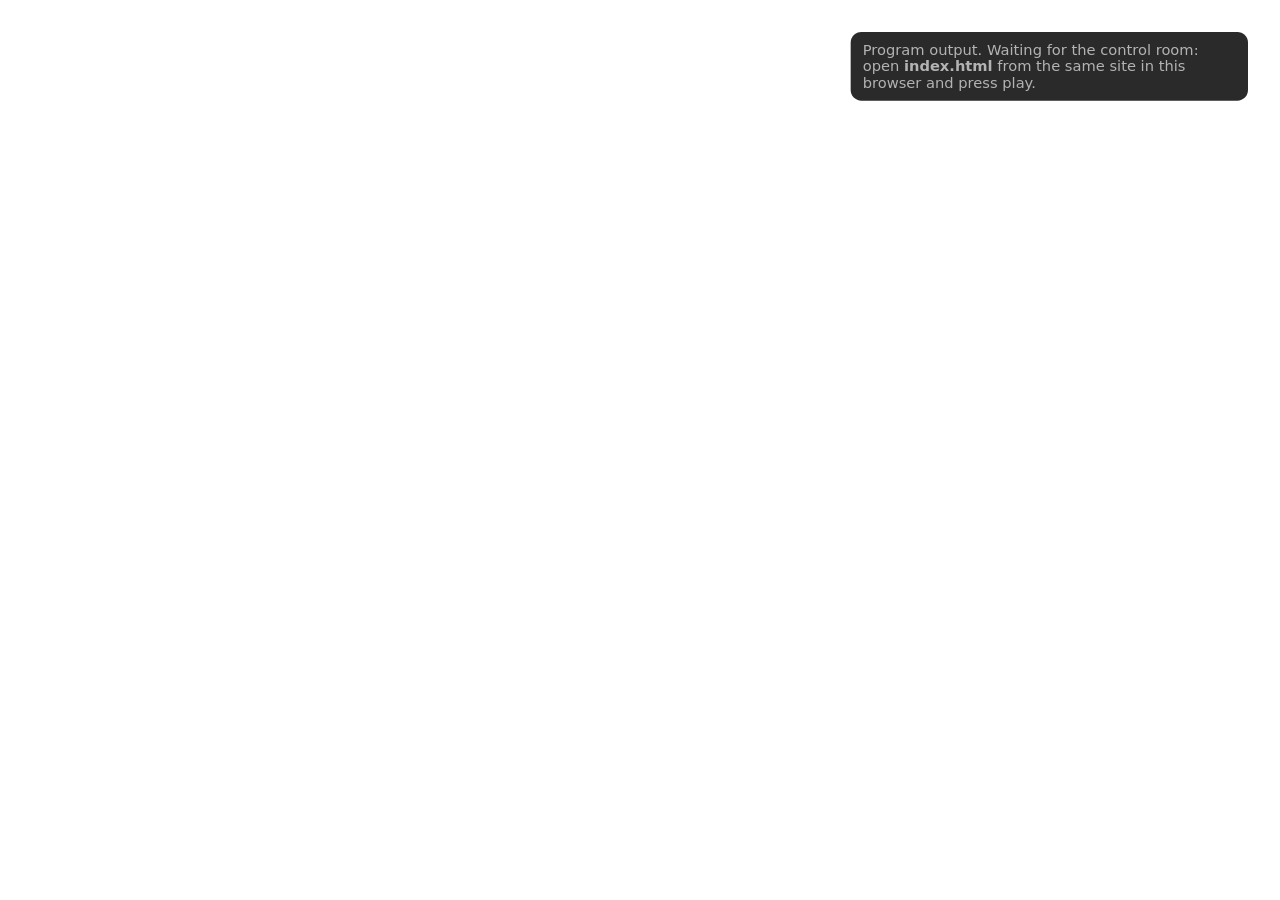
<file: docs/overlay.html>
<!doctype html>
<html lang="en">
<head>
<meta charset="utf-8">
<meta name="viewport" content="width=device-width, initial-scale=1">
<title>PitchSide program output</title>
<!-- Program output (P13): a transparent 1920x1080 page with only the score bug and the on-air
     graphic, driven by the control room (index.html) over a BroadcastChannel. Synthetic match;
     no crests, logos or broadcaster branding. -->
<style>
  :root {
    --k: 1;
    --home: #38BDF8; --away: #F472B6;  /* team tokens, as --air-home and --air-away in styles.css */
    --ink: #f5f5f5; --muted: #b3b3b3; --panel: rgba(29, 29, 29, 0.94); --panel2: rgba(38, 38, 38, 0.96); --accent: #00c26e;
    --font: "Segoe UI", system-ui, -apple-system, Roboto, "Helvetica Neue", Arial, sans-serif;
  }
  html, body { margin: 0; height: 100%; overflow: hidden; background: transparent; }
  body.backdrop { background: repeating-linear-gradient(90deg, #17261c 0 10%, #1a2b20 10% 20%); }
  .stage {
    position: absolute; left: 0; top: 0; width: 1920px; height: 1080px;
    transform: scale(var(--k)); transform-origin: 0 0;
    font-family: var(--font); color: var(--ink);
  }
  #hint {
    position: absolute; right: 48px; top: 48px; max-width: 560px; margin: 0; padding: 14px 18px;
    background: var(--panel); border-radius: 16px; font-size: 22px; color: var(--muted);
  }

  /* score bug */
  #bug {
    position: absolute; left: 64px; top: 48px; display: flex; align-items: stretch; height: 56px;
    font-size: 30px; font-weight: 700; border-radius: 14px; overflow: hidden; box-shadow: 0 6px 24px rgba(0,0,0,.35);
  }
  #bug > span { display: flex; align-items: center; padding: 0 18px; background: var(--panel); }
  #bug .team i { width: 14px; height: 14px; border-radius: 50%; margin-right: 12px; }
  #bug .team.away i { margin: 0 0 0 12px; }
  #bug .home i { background: var(--home); }
  #bug .away i { background: var(--away); }
  #bug .score { background: var(--ink); color: #121212; padding: 0 22px; font-variant-numeric: tabular-nums; }
  #bug .min { background: var(--panel2); color: var(--accent); font-weight: 600; font-variant-numeric: tabular-nums; }

  /* graphics */
  .g { position: absolute; animation: in .45s ease-out both; }
  @keyframes in { from { opacity: 0; transform: translateY(24px); } to { opacity: 1; transform: none; } }
  .home { --side: var(--home); } .away { --side: var(--away); }

  .g-lower { left: 96px; bottom: 96px; display: flex; align-items: stretch; max-width: 1500px; border-radius: 18px; overflow: hidden; box-shadow: 0 8px 32px rgba(0,0,0,.4); }
  .g-lower .label {
    display: flex; align-items: center; padding: 0 26px; background: var(--side, var(--ink)); color: #121212;
    font-size: 26px; font-weight: 700; white-space: nowrap;
  }
  .g-lower .text { padding: 22px 30px; background: var(--panel); font-size: 34px; line-height: 1.25; }

  .g-ticker { left: 0; right: 0; bottom: 0; height: 68px; display: flex; align-items: center; background: var(--panel); border-top: 4px solid var(--accent); }
  .g-ticker span { padding-left: 64px; font-size: 30px; white-space: nowrap; }

  .g-compare { left: 50%; bottom: 80px; width: 960px; margin-left: -480px; padding: 26px 34px 22px; background: var(--panel); border-radius: 20px; border-top: 6px solid var(--side, var(--ink)); box-shadow: 0 8px 32px rgba(0,0,0,.4); }
  .g-compare .head { display: flex; justify-content: space-between; align-items: baseline; margin-bottom: 14px; }
  .g-compare .head b { font-size: 32px; } .g-compare .head span { font-size: 24px; color: var(--muted); }
  .g-compare .row { display: grid; grid-template-columns: 250px 1fr 130px; align-items: center; gap: 18px; height: 54px; font-size: 30px; }
  .g-compare .row .name { color: var(--muted); } .g-compare .row.subject .name { color: var(--ink); font-weight: 700; }
  .g-compare .bar { height: 18px; background: rgba(255,255,255,.12); border-radius: 9px; overflow: hidden; }
  .g-compare .bar span { display: block; height: 100%; border-radius: 9px; }
  .g-compare .row.home .bar span { background: var(--home); } .g-compare .row.away .bar span { background: var(--away); }
  .g-compare .val { text-align: right; font-weight: 800; font-variant-numeric: tabular-nums; }
  .g .line { margin: 14px 0 0; font-size: 24px; line-height: 1.3; color: var(--muted); }

  .g-player { left: 96px; top: 300px; width: 600px; display: flex; background: var(--panel); border-radius: 20px; overflow: hidden; box-shadow: 0 8px 32px rgba(0,0,0,.4); }
  .g-player .stripe { width: 14px; background: var(--side, var(--ink)); }
  .g-player .body { padding: 28px 34px 30px; }
  .g-player p { margin: 0; }
  .g-player .team { font-size: 24px; color: var(--muted); }
  .g-player .name { font-size: 46px; font-weight: 800; margin-top: 4px; }
  .g-player .figure { font-size: 96px; font-weight: 800; line-height: 1.05; margin-top: 18px; color: var(--side, var(--ink)); font-variant-numeric: tabular-nums; }
  .g-player .label { font-size: 26px; color: var(--ink); margin-top: 6px; }

  @media (prefers-reduced-motion: reduce) { .g { animation: none; } }
</style>
</head>
<body>
<main class="stage" aria-label="Program output: score bug and on-air graphic">
  <p id="hint">Program output. Waiting for the control room: open <b>index.html</b> from the same site in this browser and press play.</p>
  <div id="bug" hidden></div>
  <div id="graphic" aria-live="polite"></div>
</main>
<script type="module" src="js/overlay.js"></script>
</body>
</html>
</file>
<file: docs/styles.css>
/* PitchSide control room. System fonts only (no network).
   Colour tokens: dark is the default; light follows the system setting unless the header toggle
   sets html[data-theme]. The token blocks below hold the only colour values in this file;
   everything else uses var(--token) or color-mix() on a token. SVG drawings read the same tokens
   at draw time (docs/js/data.js readColours), so they switch with the theme.
   Rules: the accent is never a status; --verified, --corrected and --rejected mark only verifier
   outcomes and risk tiers. Team colours are for marks; --home-text and --away-text are darker
   variants for team-coloured text, because the light team colours fail WCAG AA as text.
   --air-* tokens are on-air graphics (score bug, lower third, pitch tag): dark in both themes,
   so the light blocks never redefine them. Values from REDESIGN_PROMPTS.md R1, except those
   marked "chosen" (by hand; tests/test_site.py checks AA contrast for every text pair). */
:root{
  --bg:#0B0D10; --card:#13161B; --card-2:#181C22; --inset:#0F1216;  /* inset: chosen */
  --line:#22272F; --line-2:#2E343E;  /* line-2: chosen */
  --text:#E9ECF1; --muted:#8B94A1;
  --accent:#3B82F6; --accent-ink:#0B0D10;  /* accent-ink: chosen; white on this accent is 3.7:1 */
  --verified:#22C55E; --corrected:#F5B83D; --rejected:#EF4444;
  --home:#38BDF8; --away:#F472B6; --home-text:#38BDF8; --away-text:#F472B6;
  --pitch:#101A15; --pitch-line:#FFFFFF;  /* pitch: chosen, flat as in design/redesign_mockup.png */
  --grp-1:#2DD4BF; --grp-2:#94A3B8; --grp-3:#A5B4FC; --grp-4:#E9ECF1; --grp-5:#D6C7A1; --grp-ink:#0B0D10;  /* pass-network groups: chosen */
  --shadow:#000000;
  --air-bg:#0B0D10; --air-panel:#13161B; --air-panel-2:#181C22; --air-inset:#0F1216;
  --air-text:#E9ECF1; --air-muted:#8B94A1; --air-accent:#3B82F6; --air-accent-ink:#0B0D10;
  --air-verified:#22C55E; --air-home:#38BDF8; --air-away:#F472B6;
  /* Glass (R4), on the score bug, lower third, evidence drawer and About dialog only. Opacities are
     the lowest round values that keep text at WCAG AA over the worst backdrop, plus a margin
     (tests/test_theme.py): white text on the on-air tint needs 61% over a white pitch line; dialog
     text needs 89% (dark) and 95% (light) over the dimmed page. Blur and saturation: chosen. */
  --glass-air:72%; --glass-panel:90%; --glass-blur:16px; --glass-sat:160%; --glass-edge:#FFFFFF;
  color-scheme:dark;
  --disp:"Segoe UI Variable Display","Segoe UI",system-ui,-apple-system,"Helvetica Neue",Arial,sans-serif;
  --body:"Segoe UI Variable","Segoe UI",system-ui,-apple-system,"Helvetica Neue",Arial,sans-serif;
  --mono:ui-monospace,"SF Mono","Cascadia Mono",Menlo,Consolas,monospace;
  --r:10px; --r-sm:8px; --r-xs:6px;
  --ease:cubic-bezier(.22,.9,.28,1);
}
/* Light theme, twice: once for the system setting, once for the toggle. Keep the two equal
   (a test checks). */
@media (prefers-color-scheme:light){
:root:not([data-theme="dark"]){
  --bg:#F5F6F8; --card:#FFFFFF; --card-2:#F8F9FB; --inset:#F1F3F6;
  --line:#E2E5EA; --line-2:#CDD2D9;
  --text:#14171C; --muted:#5C6573;
  --accent:#2563EB; --accent-ink:#FFFFFF;
  --verified:#15803D; --corrected:#B45309; --rejected:#B91C1C;
  --home:#0284C7; --away:#DB2777; --home-text:#0369A1; --away-text:#BE185D;
  --pitch:#E6ECE8; --pitch-line:#3F5A48;
  --grp-1:#0F766E; --grp-2:#64748B; --grp-3:#4F46E5; --grp-4:#14171C; --grp-5:#8A6D3B; --grp-ink:#FFFFFF;
  --shadow:#0F172A;
  --glass-panel:96%; --glass-edge:#FFFFFF;
  color-scheme:light;
}
}
:root[data-theme="light"]{
  --bg:#F5F6F8; --card:#FFFFFF; --card-2:#F8F9FB; --inset:#F1F3F6;
  --line:#E2E5EA; --line-2:#CDD2D9;
  --text:#14171C; --muted:#5C6573;
  --accent:#2563EB; --accent-ink:#FFFFFF;
  --verified:#15803D; --corrected:#B45309; --rejected:#B91C1C;
  --home:#0284C7; --away:#DB2777; --home-text:#0369A1; --away-text:#BE185D;
  --pitch:#E6ECE8; --pitch-line:#3F5A48;
  --grp-1:#0F766E; --grp-2:#64748B; --grp-3:#4F46E5; --grp-4:#14171C; --grp-5:#8A6D3B; --grp-ink:#FFFFFF;
  --shadow:#0F172A;
  --glass-panel:96%; --glass-edge:#FFFFFF;
  color-scheme:light;
}
body[data-mode="analyst"]{--r:8px;--r-sm:6px}
*{box-sizing:border-box}
html,body{margin:0}
body{background:var(--bg);color:var(--text);font:14px/1.5 var(--body);-webkit-font-smoothing:antialiased;min-height:100vh;overflow-x:hidden}
button,select{font:inherit;color:inherit}
:focus-visible{outline:2px solid var(--accent);outline-offset:2px;border-radius:6px}
.num{font-variant-numeric:tabular-nums}
.lbl{font-size:11px;color:var(--muted);font-weight:600;text-transform:uppercase;letter-spacing:.08em}
.lbl.long{text-transform:none;letter-spacing:0;font-size:12px}
.sr-only{position:absolute;width:1px;height:1px;padding:0;margin:-1px;overflow:hidden;clip:rect(0 0 0 0);white-space:nowrap;border:0}
.skip{position:fixed;top:-60px;left:16px;z-index:99;background:var(--accent);color:var(--accent-ink);font-weight:700;padding:10px 18px;border-radius:var(--r-xs);text-decoration:none}
.skip:focus{top:14px}
.err{margin:40px auto;max-width:640px;padding:18px 20px;border:1px solid var(--rejected);border-radius:var(--r);background:color-mix(in srgb,var(--rejected) 8%,transparent)}
.err code{font-family:var(--mono);color:var(--text)}

/* ---------- shell: sidebar and main column (design/redesign_mockup.png) ---------- */
.app{display:grid;min-height:100vh}
.side{position:sticky;top:0;height:100vh;display:flex;flex-direction:column;gap:18px;padding:18px 12px;background:var(--card);border-right:1px solid var(--line);overflow:auto}
.main{padding:18px 22px 40px;min-width:0;max-width:1520px;width:100%}
.main:focus{outline:none}
.brand{display:flex;align-items:center;gap:10px;padding:0 6px}
.brand .mark{width:32px;height:32px;flex:none}
.mk-a{stroke:var(--accent)} .mk-t{stroke:var(--text)}
.brand b{display:block;font:700 16px var(--disp);letter-spacing:-.01em}
.brand .txt span{display:block;font-size:12px;color:var(--muted)}
.views,.grp{display:flex;flex-direction:column;gap:2px}
.grp h2{margin:0 0 4px;padding:0 10px}
.nav{display:flex;align-items:center;gap:10px;width:100%;background:none;border:1px solid transparent;border-radius:var(--r-xs);padding:8px 10px;cursor:pointer;color:var(--muted);font-weight:600;font-size:13.5px;text-align:left}
.nav svg,.foot svg{width:18px;height:18px;flex:none;fill:none;stroke:currentColor;stroke-width:1.6;stroke-linecap:round;stroke-linejoin:round}
.nav:hover{color:var(--text);background:var(--card-2)}
.nav[aria-selected="true"]{color:var(--text);background:var(--card-2);border-color:var(--line);box-shadow:inset 3px 0 0 var(--accent)}
.foot{margin-top:auto;display:grid;gap:4px;text-align:left;background:var(--inset);border:1px solid var(--line);border-radius:var(--r-sm);padding:10px 12px;font:500 12px var(--body);color:var(--muted);cursor:pointer}
.foot:hover{color:var(--text)}
.foot svg{display:none}
.foot .built{display:flex;align-items:center;gap:6px;color:var(--text)}
.foot .built i{width:7px;height:7px;border-radius:50%;background:var(--accent);flex:none}

/* ---------- header ---------- */
.top{display:flex;flex-wrap:wrap;align-items:flex-end;justify-content:space-between;gap:12px 20px;margin-bottom:14px}
.crumb{font-size:12px;color:var(--muted)}
.top h1{margin:2px 0 0;font:700 22px var(--disp);letter-spacing:-.01em}
.top h1 .ck{color:var(--muted);font-weight:500}
.top .ab{display:none}
.pills{display:flex;flex-wrap:wrap;gap:6px;align-items:center}
.pill{display:inline-flex;align-items:center;justify-content:center;gap:6px;min-height:32px;background:var(--card);border:1px solid var(--line-2);border-radius:var(--r-xs);padding:5px 11px;font:500 13px var(--body);color:var(--muted);cursor:pointer;text-decoration:none;white-space:nowrap}
.pill b{color:var(--text);font-weight:600}
.pill:hover{background:var(--card-2);color:var(--text)}
.pill[aria-pressed="true"]{border-color:var(--accent)}
.pill.go,.pill.acc{background:var(--accent);border-color:var(--accent);color:var(--accent-ink);font-weight:700}
.pill.go:hover,.pill.acc:hover{background:color-mix(in srgb,var(--accent) 85%,var(--text));color:var(--accent-ink)}
.pill.go,#restart{min-width:36px;padding:5px 9px}
.pill .dot{width:7px;height:7px;border-radius:50%;background:var(--muted)}
body.playing .pill .dot{background:var(--accent)}
.pop{animation:pop .7s var(--ease);display:inline-block}
@keyframes pop{35%{transform:scale(1.18);color:var(--accent)}}
.facts{margin:0;padding-left:18px;display:grid;gap:10px;color:var(--muted)}
.facts b{color:var(--text)}

/* ---------- KPI row ---------- */
.kpis{display:grid;grid-template-columns:repeat(5,minmax(0,1fr));gap:12px;margin-bottom:12px}
.kpi{position:relative;background:var(--card);border:1px solid var(--line);border-radius:var(--r);padding:12px 14px 11px;min-width:0}
.kpi h3{margin:0}
.kpi .v{margin:4px 0 0;font:700 26px var(--disp);line-height:1.15;white-space:nowrap}
.kpi .v span{font-size:16px;color:var(--muted);font-weight:600}
.kpi .s{margin:2px 0 0;font-size:12px;color:var(--muted);white-space:nowrap;overflow:hidden;text-overflow:ellipsis;max-width:calc(100% - 78px)}
.kpi .s.c-rejected{color:var(--rejected)}
.spark{position:absolute;right:12px;bottom:12px;width:72px;height:26px;overflow:visible}
.kpi{container-type:inline-size}
/* A narrow card (the 1440px layout with the Ask panel beside it) puts the sparkline under the text,
   so the subtitle is never cut short. */
@container (max-width:230px){
  .kpi .s{max-width:none;white-space:normal}
  .spark{position:static;display:block;width:100%;height:22px;margin-top:6px}
}

/* ---------- shared ---------- */
.view[hidden]{display:none!important}
.panel{background:var(--card);border:1px solid var(--line);border-radius:var(--r);min-width:0;overflow:hidden}
.ph{display:flex;align-items:center;gap:12px;flex-wrap:wrap;padding:14px 18px;border-bottom:1px solid var(--line)}
.ph h2{margin:0;font:700 14px var(--disp);color:var(--text)}
.ph .sp{margin-left:auto}
.seg{display:inline-flex;background:var(--card);border:1px solid var(--line-2);border-radius:var(--r-xs);padding:2px;gap:2px}
.seg button{background:none;border:0;padding:4px 11px;cursor:pointer;font-weight:600;font-size:12.5px;color:var(--muted);border-radius:4px}
.seg button:hover{color:var(--text)}
.seg button[aria-pressed="true"]{background:var(--card-2);color:var(--text)}
select{background:var(--card);border:1px solid var(--line-2);border-radius:var(--r-xs);padding:5px 10px;font-size:12.5px;cursor:pointer}
.ctl{display:flex;align-items:center;gap:8px}
.btn{background:var(--card);border:1px solid var(--line-2);border-radius:var(--r-xs);padding:7px 14px;cursor:pointer;font-weight:600;font-size:13px;text-decoration:none;display:inline-block;color:var(--text)}
.btn:hover{background:var(--card-2)}
.btn.go{background:var(--accent);border-color:var(--accent);color:var(--accent-ink)}
.btn.go:hover{background:color-mix(in srgb,var(--accent) 85%,var(--text))}
.btn.no{color:var(--rejected);background:color-mix(in srgb,var(--rejected) 8%,transparent);border-color:color-mix(in srgb,var(--rejected) 35%,transparent)}
.btn.no:hover{background:color-mix(in srgb,var(--rejected) 18%,transparent)}
.btn.xs{padding:3px 10px;font-size:12px}
.tag{display:inline-flex;align-items:center;gap:4px;font:600 11px var(--body);padding:1px 6px;border-radius:4px;border:1px solid color-mix(in srgb,currentColor 55%,transparent);background:color-mix(in srgb,currentColor 10%,transparent);white-space:nowrap}
/* Status classes: verifier outcomes and tiers only. */
.c-verified{color:var(--verified)} .c-corrected{color:var(--corrected)} .c-rejected{color:var(--rejected)}
.c-accent{color:var(--accent)} .c-muted{color:var(--muted)} .c-text{color:var(--text)}
.c-home{color:var(--home-text)} .c-away{color:var(--away-text)}

/* ---------- broadcast ---------- */
.bc{display:grid;grid-template-columns:minmax(0,1.62fr) minmax(350px,1fr);gap:16px;margin-top:16px;align-items:start}
.stage{position:relative;container-type:inline-size;aspect-ratio:105/68;background:var(--pitch);overflow:hidden}
.stage svg{display:block;width:100%;height:100%}
/* On-air graphics use --air-* only: dark in both themes. */
.bug{position:absolute;left:2cqw;top:2cqw;display:flex;align-items:stretch;font:700 1.8cqw var(--disp);color:var(--air-text);border-radius:.8cqw;overflow:hidden;box-shadow:0 .4cqw 1.6cqw color-mix(in srgb,var(--shadow) 35%,transparent)}
.bug span{padding:.6cqw 1.1cqw;display:flex;align-items:center;gap:.7cqw}
.bug span i{width:.8cqw;height:.8cqw;border-radius:50%}
.bug .s{background:var(--air-text);color:var(--air-bg)}
.bug .m{background:var(--air-panel-2);color:var(--air-accent);font-family:var(--mono);font-weight:600}
.live{position:absolute;right:2cqw;top:2cqw;font:600 1.3cqw var(--body);padding:.5cqw 1.1cqw;border-radius:99px;color:var(--air-text);background:color-mix(in srgb,var(--air-bg) 80%,transparent);display:flex;gap:.6cqw;align-items:center}
.live b{color:var(--air-accent)}
.feed{display:grid;grid-template-columns:repeat(4,minmax(0,1fr));gap:6px;margin:0;padding:10px 18px;list-style:none;font:500 12px var(--body);color:var(--muted);border-bottom:1px solid var(--line);min-height:44px}
.feed li{background:var(--inset);padding:5px 10px;border-radius:var(--r-xs);border-left:3px solid var(--line-2);white-space:nowrap;overflow:hidden;text-overflow:ellipsis}
.feed li.home{border-left-color:var(--home)} .feed li.away{border-left-color:var(--away)}
.feed li:first-child{color:var(--text)}
.lt{position:absolute;left:2.5cqw;bottom:2.5cqw;width:min(80cqw,100% - 5cqw);border-radius:1.2cqw;overflow:hidden;color:var(--air-text);box-shadow:0 .8cqw 3cqw color-mix(in srgb,var(--shadow) 45%,transparent);opacity:0;visibility:hidden;transform:translateY(2cqw);transition:opacity .35s,transform .45s var(--ease),visibility 0s .45s;z-index:2}
.lt.show{opacity:1;visibility:visible;transform:none;transition:opacity .35s,transform .45s var(--ease)}
.lt .k{display:flex;background:var(--air-panel);color:var(--air-verified);font:700 1.25cqw var(--body);padding:1cqw 1.7cqw 0}
.lt .k.goal{color:var(--air-accent)}
.lt .b{padding:.5cqw 1.7cqw 1.2cqw}
.lt .b p{margin:0;font:700 2.3cqw var(--disp);line-height:1.25}
.lt .f{display:flex;justify-content:space-between;align-items:center;gap:1cqw;background:var(--air-panel-2);padding:.6cqw 1.7cqw;font:500 1.2cqw var(--body);color:var(--air-muted)}
.lt .f button{font:inherit;background:var(--air-inset);border:0;color:var(--air-text);padding:.25cqw 1cqw;cursor:pointer;border-radius:99px}
.lt .f button:hover{background:var(--air-accent);color:var(--air-accent-ink)}
.lt .rule{height:.35cqw;background:var(--air-accent)}
.flash{position:absolute;inset:0;pointer-events:none;opacity:0;background:radial-gradient(circle at 50% 50%,color-mix(in srgb,var(--accent) 28%,transparent),transparent 55%)}
.flash.go{animation:fl 1.4s ease-out}
@keyframes fl{0%{opacity:1}100%{opacity:0}}
.out{display:grid;grid-template-columns:1.15fr 1fr 1fr}
.out section{padding:16px 18px;min-width:0}
.out section+section{border-left:1px solid var(--line)}
.out h3{margin:0 0 8px;display:flex;justify-content:space-between;align-items:center;gap:8px}
.out p{margin:0;font-size:14px;line-height:1.55}
.out pre{margin:0;font-family:var(--mono);font-size:11px;line-height:1.55;color:var(--muted);white-space:pre-wrap;word-break:break-word;max-height:150px;overflow:auto}
.out .note{margin-top:6px}

.queue{display:flex;flex-direction:column;max-height:calc(100vh - 225px);min-height:430px;overflow:auto}
.rows{padding:12px;display:flex;flex-direction:column;gap:8px}
.empty{color:var(--muted);padding:34px 16px;text-align:center;font-size:13px}
.row{position:relative;background:var(--card-2);border:1px solid var(--line);border-radius:var(--r-sm);padding:12px 14px 13px 17px;overflow:hidden}
.row::before{content:"";position:absolute;left:0;top:0;bottom:0;width:3px;background:var(--line-2)}
.row.fresh{animation:rowIn .5s var(--ease) both}
@keyframes rowIn{from{opacity:0;transform:translateY(14px)}}
.row.T0::before,.row.T1::before{background:var(--verified)} .row.T2::before{background:var(--corrected)}
.row.R::before{background:var(--rejected)}
.row.R{background:repeating-linear-gradient(-45deg,color-mix(in srgb,var(--rejected) 6%,var(--card-2)) 0 8px,var(--card-2) 8px 16px)}
.row.fol{box-shadow:inset 0 0 0 1.5px var(--accent)}
.row .h{display:flex;gap:8px;align-items:center;flex-wrap:wrap;font-size:12px;margin-bottom:6px}
.row .h .t{margin-left:auto;font-family:var(--mono);color:var(--muted);font-size:11.5px}
.row .st{font-weight:700;font-size:12px}
.row p{margin:0;font-size:14.5px;font-weight:600;line-height:1.5}
.row .dr{color:var(--muted);text-decoration:line-through;font-weight:400;font-size:12.5px;margin-bottom:4px}
.row .why{color:var(--muted);font-size:12.5px;font-weight:400;margin-top:5px}
.row .meta{display:flex;flex-wrap:wrap;gap:3px 14px;margin-top:7px;font-family:var(--mono);font-size:11px;color:var(--muted)}
.row .acts{display:flex;gap:6px;margin-top:10px;flex-wrap:wrap;align-items:center}
.row .cd{font:600 12px var(--mono);margin-left:auto}
.row .tbar{position:absolute;left:0;right:0;bottom:0;height:3px;background:var(--line)}
.row .tbar i{display:block;height:100%;background:var(--corrected);transform-origin:left}
.row.T1 .tbar i{background:var(--verified)}
.chk{display:flex;gap:4px;margin-top:8px;flex-wrap:wrap}
.chk span{font-family:var(--mono);font-size:10.5px;padding:1px 6px;border-radius:4px;background:color-mix(in srgb,var(--verified) 12%,transparent);color:var(--verified)}
.chk span.f{background:color-mix(in srgb,var(--rejected) 14%,transparent);color:var(--rejected)}
body[data-mode="casual"] .row p{font-size:15.5px}
body[data-mode="analyst"] .row p{font-size:13px}

/* ---------- analysis ---------- */
.an{display:grid;grid-template-columns:1.25fr 1fr;gap:16px;margin-top:16px}
.an .wide{grid-column:1/-1}
.an svg{display:block;width:100%;height:auto}
.pad{padding:16px 18px 18px}
.lanes2{display:grid;grid-template-columns:1fr 1fr;gap:28px}
.xtlist{margin:8px 0 0;padding:0;list-style:none;font:500 12.5px var(--body);color:var(--muted);display:grid;gap:2px}
.xtlist b{color:var(--text)}
.netlist{margin:8px 0 0;font:500 12.5px var(--body);color:var(--muted)}
.netlist b{color:var(--text)}
.lanes2 h3{margin:0 0 6px;font:700 14px var(--disp)}
.cmp{display:grid;gap:14px}
.cmp .r{display:grid;grid-template-columns:70px 1fr 70px;align-items:center;gap:6px 12px}
.cmp .r .v{font:700 17px var(--disp)}
.cmp .r .v:last-child{text-align:right}
.cmp .r .n{text-align:center;font-size:13px;color:var(--muted);font-weight:500}
.cmp .r .bars{grid-column:1/-1;display:flex;height:8px;gap:4px}
.cmp .r .bars i{display:block;height:100%;border-radius:99px}
.lane{display:grid;grid-template-columns:62px 1fr 150px;gap:12px;align-items:center;margin:10px 0}
.lane svg{height:22px}
.lane .val{font-family:var(--mono);font-size:12px;color:var(--muted);text-align:right}
.hedge{display:flex;gap:12px;align-items:center;margin-top:12px;padding:10px 14px;border:1px solid var(--line);border-radius:var(--r-sm);background:var(--card-2);font-size:13px}

/* ---------- audit ---------- */
.au{display:grid;grid-template-columns:minmax(0,1.6fr) minmax(300px,1fr);gap:16px;margin-top:16px;align-items:start}
.flow{display:grid;grid-template-columns:repeat(4,1fr);gap:8px;padding:12px}
.flow div{padding:12px 14px;background:var(--inset);border:1px solid var(--line);border-radius:var(--r-sm)}
.flow b{display:block;font:700 22px var(--disp)}
.flow span{font-size:12px;color:var(--muted)}
.build{padding:12px 18px;font-size:12.5px;color:var(--muted);border-bottom:1px solid var(--line)}
.build b{color:var(--text)}
table{width:100%;border-collapse:collapse;font-size:12.5px}
caption{text-align:left}
th,td{padding:9px 10px;border-bottom:1px solid var(--line);text-align:left;vertical-align:top}
th{font-size:11.5px;color:var(--muted);font-weight:600}
td.ic{text-align:center;font-family:var(--mono)}
td.trace{font-family:var(--mono);font-size:11px;white-space:nowrap;color:var(--muted)}
#vt td:nth-child(3){min-width:260px}
tbody tr:hover{background:color-mix(in srgb,var(--text) 3%,transparent)}
.tblwrap{overflow:auto}
.tiers td:first-child{white-space:nowrap}
.log{list-style:none;margin:0;padding:8px 18px 16px;font-size:12.5px;max-height:640px;overflow:auto}
.log li{display:grid;grid-template-columns:48px 1fr;gap:10px;padding:8px 0;border-bottom:1px solid var(--line)}
.log time{font-family:var(--mono);color:var(--muted)}
.note{font-size:12px;color:var(--muted)}

/* ---------- timeline ---------- */
.tl{padding:8px 14px 6px}
.keys{font-size:12px;color:var(--muted);line-height:2}
kbd{font:600 10.5px var(--mono);background:var(--card-2);border:1px solid var(--line);border-radius:4px;padding:1px 6px;color:var(--muted)}
#ribbon{width:100%;height:44px;display:block}
.rl{font-size:9px;fill:var(--muted);font-family:var(--mono)}
/* R3 match stats (docs/js/stats.js): Broadcast bottom row and Analysis. */
.stats{display:grid;grid-template-columns:repeat(3,minmax(0,1fr));gap:16px;margin-top:16px}
.an .stats{margin-top:0}
.stint{display:block;width:100%;height:auto}
.key{display:flex;gap:12px;flex-wrap:wrap;font-size:11.5px;color:var(--muted)}
.key i{display:inline-block;width:9px;height:9px;border-radius:2px;vertical-align:-1px;margin-right:5px}
.pad .key{margin-top:12px}
.so+.so{margin-top:14px}
.so p{margin:0;font-size:12.5px;color:var(--muted)}
.so-h b{color:var(--text);font-weight:600}
.so-bar,.rp-bar{display:flex;height:10px;margin:6px 0 4px;border-radius:3px;overflow:hidden;background:var(--inset)}
.so-bar i,.rp-bar i{display:block;height:100%}
.so-bar i+i,.rp-bar i+i{box-shadow:inset 1px 0 0 var(--card)}
.rp-bar{height:22px;margin-top:2px}
.rp-n{display:flex;justify-content:space-between;gap:8px;flex-wrap:wrap;margin:8px 0 10px;font-size:13px;color:var(--muted)}
.rp-n b{font-weight:600;color:var(--text)}
.legend{display:flex;gap:16px;font-size:11.5px;color:var(--muted);margin-bottom:1px;flex-wrap:wrap}
.legend i{display:inline-block;width:12px;height:3px;border-radius:2px;vertical-align:middle;margin-right:6px}
dialog .body .ctl{margin-bottom:6px}
dialog .body h3{margin:18px 0 4px}

dialog{background:var(--card);color:var(--text);border:1px solid var(--line-2);border-radius:var(--r);padding:0;width:min(720px,94vw);box-shadow:0 20px 60px color-mix(in srgb,var(--shadow) 60%,transparent)}
dialog::backdrop{background:color-mix(in srgb,var(--shadow) 70%,transparent)}
dialog .body{padding:18px;max-height:70vh;overflow:auto}
dialog .claim{font:700 16px var(--disp);margin:0 0 14px;line-height:1.45}
dialog .ck{margin:4px 0;font-size:12.5px}

/* ---------- glass (R4): score bug, lower third, evidence drawer and About dialog only ----------
   A translucent tint, a backdrop blur and saturate, a thin light border and an inner highlight.
   Cards, tables, charts and the other dialogs stay solid. On air, only the white text sits on the
   glass; the minute, the kicker and the footer keep solid strips because accent, verified and
   muted text would need 82-97% opacity over a white pitch line. */
.bug,.lt{background:color-mix(in srgb,var(--air-bg) var(--glass-air),transparent);-webkit-backdrop-filter:blur(var(--glass-blur)) saturate(var(--glass-sat));backdrop-filter:blur(var(--glass-blur)) saturate(var(--glass-sat));border:1px solid color-mix(in srgb,var(--glass-edge) 16%,transparent)}
.bug{box-shadow:inset 0 1px 0 color-mix(in srgb,var(--glass-edge) 22%,transparent),0 .4cqw 1.6cqw color-mix(in srgb,var(--shadow) 35%,transparent)}
.lt{box-shadow:inset 0 1px 0 color-mix(in srgb,var(--glass-edge) 22%,transparent),0 .8cqw 3cqw color-mix(in srgb,var(--shadow) 45%,transparent)}
#drawer,#aboutdlg{background:color-mix(in srgb,var(--card) var(--glass-panel),transparent);-webkit-backdrop-filter:blur(var(--glass-blur)) saturate(var(--glass-sat));backdrop-filter:blur(var(--glass-blur)) saturate(var(--glass-sat));box-shadow:inset 0 1px 0 color-mix(in srgb,var(--glass-edge) 10%,transparent),0 20px 60px color-mix(in srgb,var(--shadow) 60%,transparent)}
/* No backdrop-filter: a solid panel. */
@supports not ((backdrop-filter:blur(1px)) or (-webkit-backdrop-filter:blur(1px))){
.bug,.lt{background:var(--air-panel)}
#drawer,#aboutdlg{background:var(--card)}}
/* Reduced transparency: solid, no blur. */
@media (prefers-reduced-transparency:reduce){
.bug,.lt{background:var(--air-panel);-webkit-backdrop-filter:none;backdrop-filter:none}
#drawer,#aboutdlg{background:var(--card);-webkit-backdrop-filter:none;backdrop-filter:none}}

/* ---------- Ask PitchSide (R5): right-hand panel; below 1400px it moves under the main column ---------- */
.app{grid-template-columns:220px minmax(0,1fr) 340px}
.ask{position:sticky;top:0;height:100vh;overflow:auto;display:flex;flex-direction:column;gap:12px;padding:18px 16px;background:var(--card);border-left:1px solid var(--line)}
.ask>*{flex-shrink:0}  /* a long thread scrolls the panel; it never squeezes the toggle */
.ask:focus{outline:none}
.ask:focus-visible{outline:2px solid var(--accent);outline-offset:-2px}
.ask-top{display:flex;align-items:baseline;justify-content:space-between;gap:8px}
.ask-top h2{margin:0;font:700 15px var(--disp)}
.ask .note{margin:0}
.ask h3{margin:6px 0 0}
.seg{display:grid;grid-template-columns:1fr 1fr;border:1px solid var(--line-2);border-radius:var(--r-sm);overflow:hidden}
.seg button{background:none;border:0;padding:6px 8px;font-size:12.5px;font-weight:600;cursor:pointer}
.seg button[aria-pressed="true"]{background:var(--accent);color:var(--accent-ink)}
.seg button:disabled{color:var(--muted);cursor:not-allowed}
.thread{display:flex;flex-direction:column;gap:10px}
.thread .q{align-self:flex-end;max-width:90%;background:var(--accent);color:var(--accent-ink);border-radius:12px;padding:8px 12px;font-weight:600;font-size:13px}
.thread .a{background:var(--inset);border:1px solid var(--line);border-radius:var(--r);padding:10px 12px;font-size:13px}
.thread .a p{margin:0}
.tick{color:var(--verified);font-weight:700;margin-left:2px}
.chips{display:flex;flex-wrap:wrap;align-items:center;gap:6px;margin-top:8px}
.chip{font:500 11px var(--mono);color:var(--muted);background:var(--card);border:1px solid var(--line-2);border-radius:var(--r-xs);padding:1px 7px;cursor:pointer}
.chip:hover{color:var(--text)}
.sqs{display:flex;flex-direction:column;gap:6px}
.sq{text-align:left;background:none;border:1px solid var(--line);border-radius:var(--r-sm);padding:8px 10px;font-size:12.5px;color:var(--text);cursor:pointer}
.sq:hover{border-color:var(--line-2);background:var(--card-2)}
.sq:disabled{color:var(--muted);cursor:default;background:none}
.ask-in{margin-top:auto;display:grid;gap:4px}
.ask-in input{width:100%;background:var(--inset);border:1px solid var(--line-2);border-radius:var(--r-sm);padding:9px 12px;color:var(--text);font:inherit}
.ask-in input:disabled{cursor:not-allowed}
.ask-row{display:flex;gap:6px}
.ask-row input{flex:1;min-width:0}
.ask-row button{background:var(--accent);color:var(--accent-ink);border:0;border-radius:var(--r-sm);padding:0 14px;font-weight:600;cursor:pointer}
.ask-row button:disabled{background:var(--card-2);color:var(--muted);cursor:not-allowed}
.sqs-wrap{display:flex;flex-direction:column;gap:6px}
.ask [hidden]{display:none}
.live-on{color:var(--text);font-weight:600}
.thread .a[data-status="error"]{border-color:var(--line-2);color:var(--muted)}
@media (max-width:1400px){
  .app{grid-template-columns:220px minmax(0,1fr)}
  .ask{grid-column:2;position:static;height:auto;margin:0 22px 40px;border:1px solid var(--line);border-radius:var(--r)}
  .ask-in{margin-top:4px}
}

/* Below 1100px the sidebar collapses to icons; the labels stay for screen readers. */
@media (max-width:1100px){
  .app{grid-template-columns:64px minmax(0,1fr)}
  .side{padding:14px 8px;align-items:stretch}
  .side .txt,.nav span,.grp h2{position:absolute;width:1px;height:1px;overflow:hidden;clip:rect(0 0 0 0);white-space:nowrap}
  .brand{justify-content:center;padding:0}
  .nav{justify-content:center;padding:9px}
  .nav[aria-selected="true"]{box-shadow:inset 0 -2px 0 var(--accent)}
  .foot{justify-items:center;padding:9px}
  .foot svg{display:block}
  .foot .built{position:absolute;width:1px;height:1px;overflow:hidden;clip:rect(0 0 0 0);white-space:nowrap}
  .kpis{grid-template-columns:repeat(3,minmax(0,1fr))}
  .bc,.au,.an,.lanes2,.stats{grid-template-columns:1fr}
  .feed{grid-template-columns:repeat(2,minmax(0,1fr))}
  .queue{max-height:none}
  .out{grid-template-columns:1fr}
  .out section+section{border-left:0;border-top:1px solid var(--line)}
  .flow{grid-template-columns:repeat(2,1fr)}
}
/* Below 700px the sidebar becomes a bottom bar. */
@media (max-width:700px){
  .app{display:block}
  .side{position:fixed;top:auto;bottom:0;left:0;right:0;height:auto;z-index:40;flex-direction:row;justify-content:space-around;gap:0;padding:4px 6px;border-right:0;border-top:1px solid var(--line)}
  .brand{display:none}
  .views,.grp{flex-direction:row;gap:0}
  .foot{margin:0;background:none;border-color:transparent}
  .main{padding:12px 12px 16px}
  .ask{margin:0 12px 76px}
  .top h1{font-size:18px}
  .top .tm>span{display:none}
  .top .ab{display:inline}
  .pill{padding:4px 9px;font-size:12px;min-height:30px}
  .kpis{grid-template-columns:repeat(2,minmax(0,1fr));gap:8px}
  .kpi .v{font-size:22px}
  .kpi .s{max-width:none}
  .spark{position:static;display:block;width:100%;height:22px;margin-top:6px}
  #ribbon{height:36px}
  .legend{display:none}
  .feed{grid-template-columns:1fr}
}
@media (prefers-reduced-motion:reduce){
  *,*::before,*::after{animation:none!important;transition:none!important}
  .row .tbar{display:none}
}
</file>
